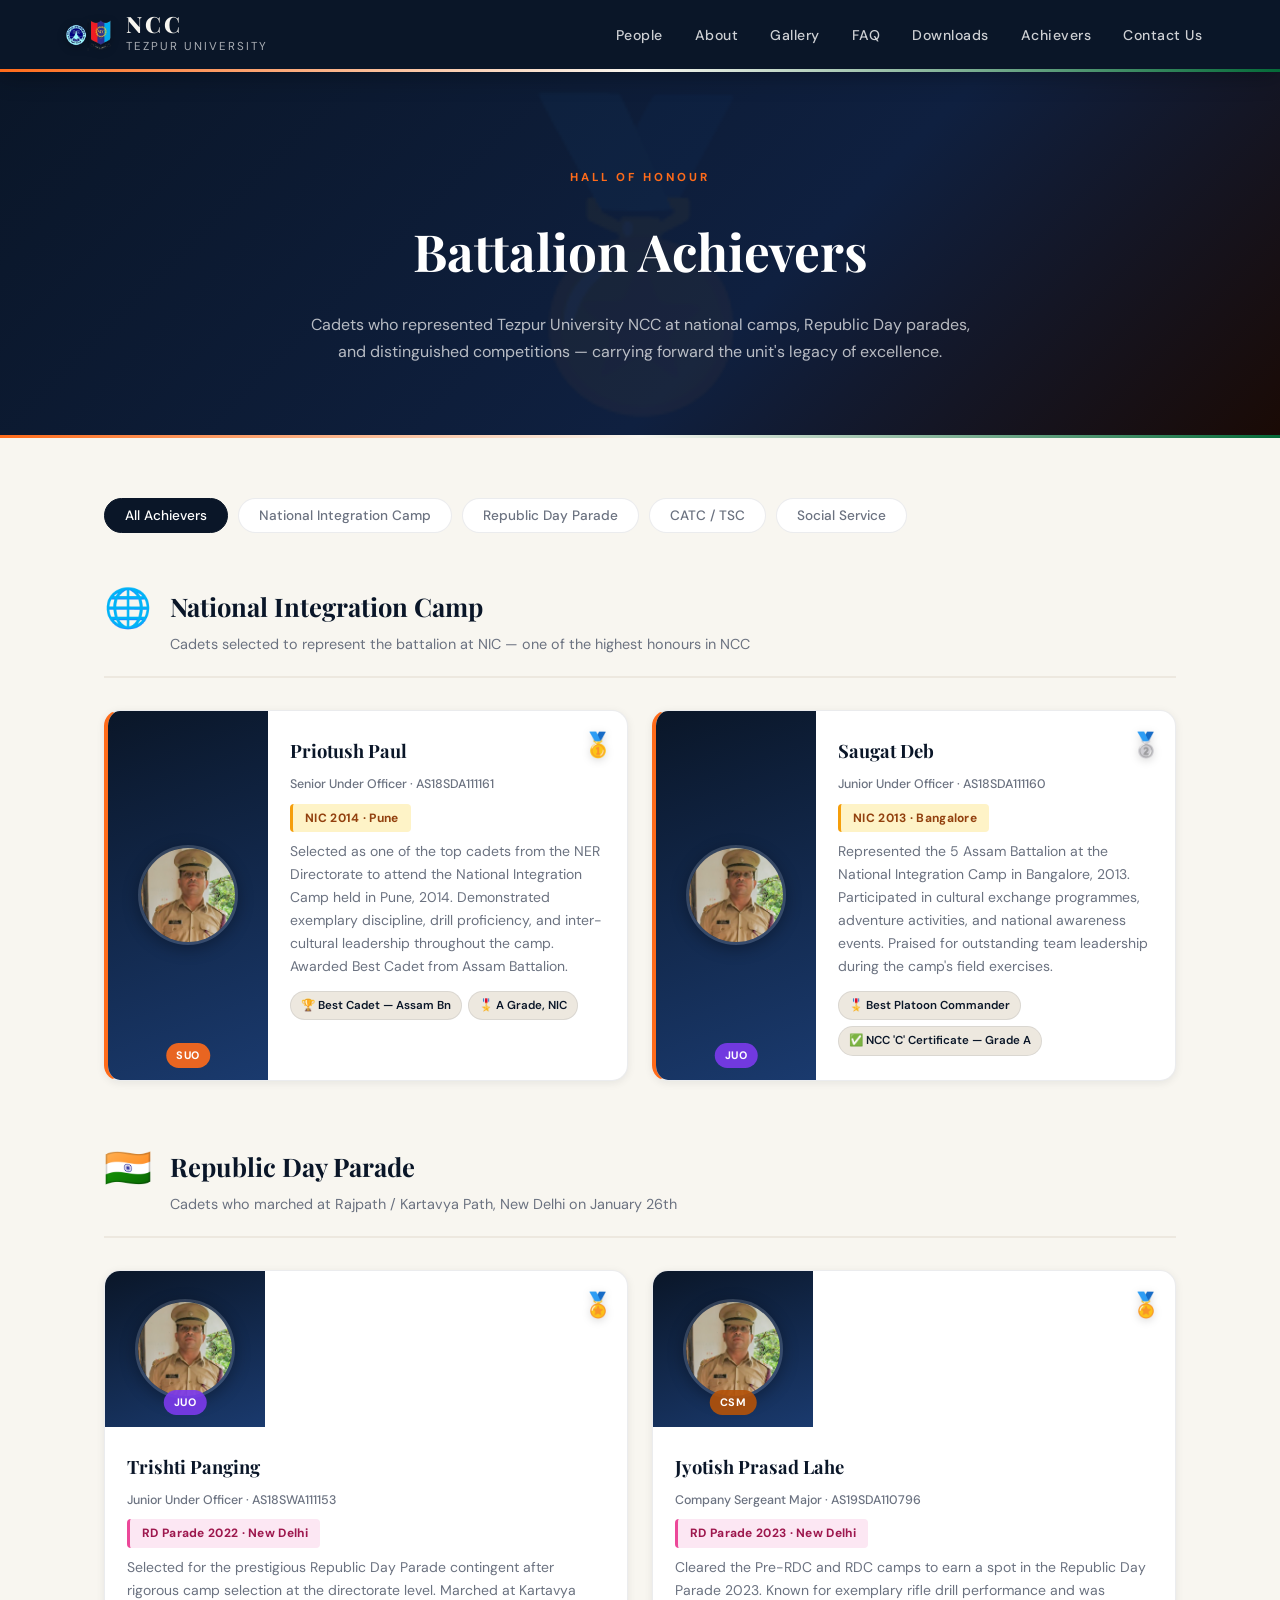
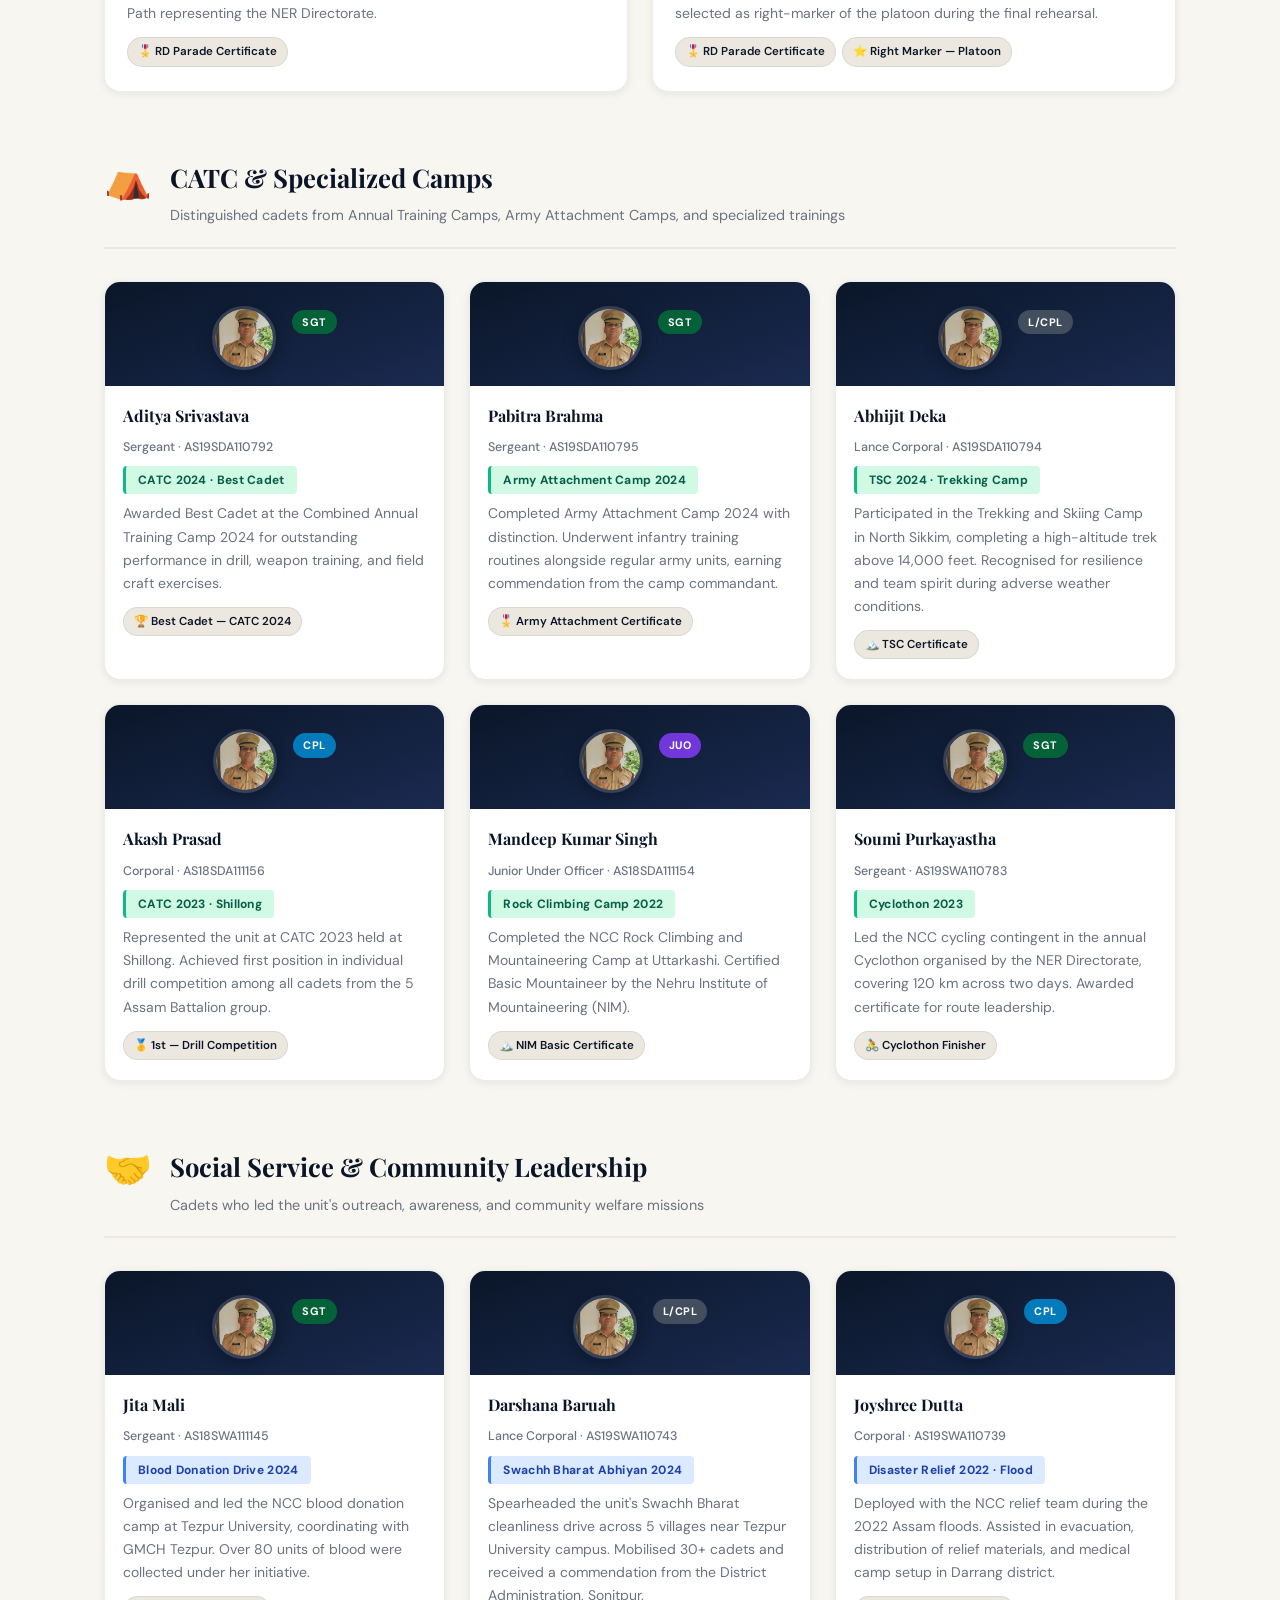
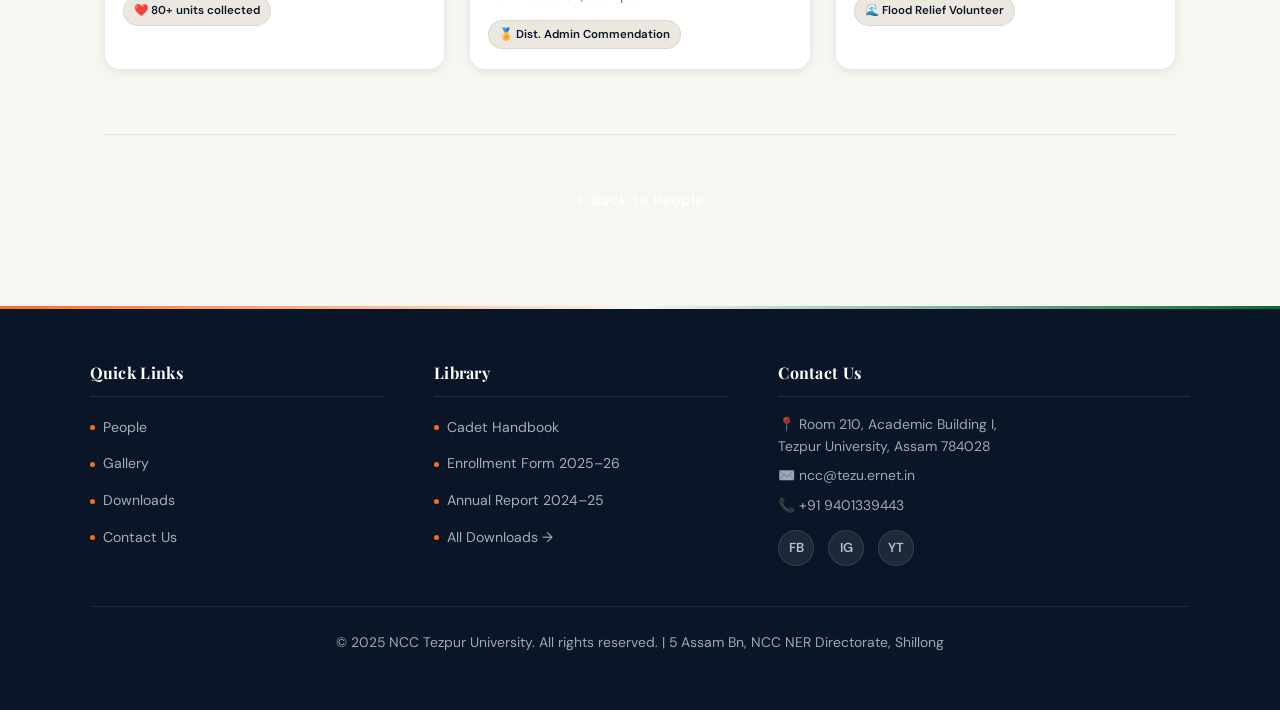
<file: achievers/index.html>
<!DOCTYPE html>
<html lang="en">

<head>
  <meta charset="UTF-8" />
  <meta name="viewport" content="width=device-width, initial-scale=1.0" />
  <title>Battalion Achievers — NCC Tezpur University</title>
  <link rel="stylesheet" href="../CSS/style.css" />
  <link rel="stylesheet" href="../CSS/achievers.css" />
</head>

<body>

  <header id="site-header">
    <a href="../index.html">
      <div class="logo">
        <img src="../res/logo.png" alt="NCC Logo" />
        <div class="logo-text-container">
          <h2>NCC</h2>
          <h3>Tezpur University</h3>
        </div>
      </div>
    </a>
    <nav>
      <ul id="nav-menu">
        <li><a href="../people/index.html">People</a></li>
        <li><a href="../index.html#about">About</a></li>
        <li><a href="../index.html#gallery">Gallery</a></li>
        <li><a href="../index.html#faq-section">FAQ</a></li>
        <li><a href="../downloads/index.html">Downloads</a></li>
        <li><a href="./index.html">Achievers</a></li>
        <li><a href="../contact/index.html">Contact Us</a></li>
      </ul>
      <div class="menu-toggle" id="menu-toggle">&#9776;</div>
    </nav>
  </header>

  <!-- ── HERO ── -->
  <div class="achievers-hero">
    <div class="hero-medal-bg">🏅</div>
    <div class="achievers-hero-content">
      <span class="section-tag">Hall of Honour</span>
      <h1>Battalion Achievers</h1>
      <p>Cadets who represented Tezpur University NCC at national camps, Republic Day parades, and distinguished
        competitions — carrying forward the unit's legacy of excellence.</p>
    </div>
  </div>

  <main class="achievers-main">

    <!-- ── FILTER TABS ── -->
    <div class="achiever-filters">
      <button class="af-tab active" data-filter="all">All Achievers</button>
      <button class="af-tab" data-filter="nic">National Integration Camp</button>
      <button class="af-tab" data-filter="rdp">Republic Day Parade</button>
      <button class="af-tab" data-filter="catc">CATC / TSC</button>
      <button class="af-tab" data-filter="social">Social Service</button>
    </div>

    <!-- ── FEATURED — NIC ACHIEVERS ── -->
    <div class="achiever-section fade-in" data-category="nic">
      <div class="achiever-section-header">
        <div class="achiever-section-icon">🌐</div>
        <div>
          <h2>National Integration Camp</h2>
          <p class="achiever-section-sub">Cadets selected to represent the battalion at NIC — one of the highest honours
            in NCC</p>
        </div>
      </div>

      <div class="achievers-grid">

        <div class="ac-card featured-ac fade-in">
          <div class="ac-medal gold">🥇</div>
          <div class="ac-img-wrap">
            <img src="../res/ANO.jpg" alt="SUO Priotush Paul" />
            <span class="ac-rank-badge suo-badge">SUO</span>
          </div>
          <div class="ac-body">
            <h3>Priotush Paul</h3>
            <p class="ac-rank-line">Senior Under Officer · AS18SDA111161</p>
            <div class="ac-achievement-tag nic-tag">NIC 2014 · Pune</div>
            <p class="ac-desc">Selected as one of the top cadets from the NER Directorate to attend the National
              Integration Camp held in Pune, 2014. Demonstrated exemplary discipline, drill proficiency, and
              inter-cultural leadership throughout the camp. Awarded Best Cadet from Assam Battalion.</p>
            <div class="ac-awards">
              <span class="ac-award-chip">🏆 Best Cadet — Assam Bn</span>
              <span class="ac-award-chip">🎖️ A Grade, NIC</span>
            </div>
          </div>
        </div>

        <div class="ac-card featured-ac fade-in">
          <div class="ac-medal silver">🥈</div>
          <div class="ac-img-wrap">
            <img src="../res/ANO.jpg" alt="JUO Saugat Deb" />
            <span class="ac-rank-badge juo-badge">JUO</span>
          </div>
          <div class="ac-body">
            <h3>Saugat Deb</h3>
            <p class="ac-rank-line">Junior Under Officer · AS18SDA111160</p>
            <div class="ac-achievement-tag nic-tag">NIC 2013 · Bangalore</div>
            <p class="ac-desc">Represented the 5 Assam Battalion at the National Integration Camp in Bangalore, 2013.
              Participated in cultural exchange programmes, adventure activities, and national awareness events. Praised
              for outstanding team leadership during the camp's field exercises.</p>
            <div class="ac-awards">
              <span class="ac-award-chip">🎖️ Best Platoon Commander</span>
              <span class="ac-award-chip">✅ NCC 'C' Certificate — Grade A</span>
            </div>
          </div>
        </div>

      </div>
    </div>

    <!-- ── REPUBLIC DAY PARADE ── -->
    <div class="achiever-section fade-in" data-category="rdp">
      <div class="achiever-section-header">
        <div class="achiever-section-icon">🇮🇳</div>
        <div>
          <h2>Republic Day Parade</h2>
          <p class="achiever-section-sub">Cadets who marched at Rajpath / Kartavya Path, New Delhi on January 26th</p>
        </div>
      </div>

      <div class="achievers-grid">

        <div class="ac-card fade-in">
          <div class="ac-medal gold">🏅</div>
          <div class="ac-img-wrap">
            <img src="../res/ANO.jpg" alt="JUO Trishti Panging" />
            <span class="ac-rank-badge juo-badge">JUO</span>
          </div>
          <div class="ac-body">
            <h3>Trishti Panging</h3>
            <p class="ac-rank-line">Junior Under Officer · AS18SWA111153</p>
            <div class="ac-achievement-tag rdp-tag">RD Parade 2022 · New Delhi</div>
            <p class="ac-desc">Selected for the prestigious Republic Day Parade contingent after rigorous camp selection
              at the directorate level. Marched at Kartavya Path representing the NER Directorate.</p>
            <div class="ac-awards">
              <span class="ac-award-chip">🎖️ RD Parade Certificate</span>
            </div>
          </div>
        </div>

        <div class="ac-card fade-in">
          <div class="ac-medal bronze">🏅</div>
          <div class="ac-img-wrap">
            <img src="../res/ANO.jpg" alt="CSM Jyotish Prasad Lahe" />
            <span class="ac-rank-badge csm-badge">CSM</span>
          </div>
          <div class="ac-body">
            <h3>Jyotish Prasad Lahe</h3>
            <p class="ac-rank-line">Company Sergeant Major · AS19SDA110796</p>
            <div class="ac-achievement-tag rdp-tag">RD Parade 2023 · New Delhi</div>
            <p class="ac-desc">Cleared the Pre-RDC and RDC camps to earn a spot in the Republic Day Parade 2023. Known
              for exemplary rifle drill performance and was selected as right-marker of the platoon during the final
              rehearsal.</p>
            <div class="ac-awards">
              <span class="ac-award-chip">🎖️ RD Parade Certificate</span>
              <span class="ac-award-chip">⭐ Right Marker — Platoon</span>
            </div>
          </div>
        </div>

      </div>
    </div>

    <!-- ── CATC / CAMPS ── -->
    <div class="achiever-section fade-in" data-category="catc">
      <div class="achiever-section-header">
        <div class="achiever-section-icon">⛺</div>
        <div>
          <h2>CATC &amp; Specialized Camps</h2>
          <p class="achiever-section-sub">Distinguished cadets from Annual Training Camps, Army Attachment Camps, and
            specialized trainings</p>
        </div>
      </div>

      <div class="achievers-grid three-col">

        <div class="ac-card ac-compact fade-in">
          <div class="ac-img-wrap small-wrap">
            <img src="../res/ANO.jpg" alt="Sgt Aditya Srivastava" />
            <span class="ac-rank-badge sgt-badge">SGT</span>
          </div>
          <div class="ac-body">
            <h3>Aditya Srivastava</h3>
            <p class="ac-rank-line">Sergeant · AS19SDA110792</p>
            <div class="ac-achievement-tag catc-tag">CATC 2024 · Best Cadet</div>
            <p class="ac-desc">Awarded Best Cadet at the Combined Annual Training Camp 2024 for outstanding performance
              in drill, weapon training, and field craft exercises.</p>
            <div class="ac-awards">
              <span class="ac-award-chip">🏆 Best Cadet — CATC 2024</span>
            </div>
          </div>
        </div>

        <div class="ac-card ac-compact fade-in">
          <div class="ac-img-wrap small-wrap">
            <img src="../res/ANO.jpg" alt="Sgt Pabitra Brahma" />
            <span class="ac-rank-badge sgt-badge">SGT</span>
          </div>
          <div class="ac-body">
            <h3>Pabitra Brahma</h3>
            <p class="ac-rank-line">Sergeant · AS19SDA110795</p>
            <div class="ac-achievement-tag catc-tag">Army Attachment Camp 2024</div>
            <p class="ac-desc">Completed Army Attachment Camp 2024 with distinction. Underwent infantry training
              routines alongside regular army units, earning commendation from the camp commandant.</p>
            <div class="ac-awards">
              <span class="ac-award-chip">🎖️ Army Attachment Certificate</span>
            </div>
          </div>
        </div>

        <div class="ac-card ac-compact fade-in">
          <div class="ac-img-wrap small-wrap">
            <img src="../res/ANO.jpg" alt="LCpl Abhijit Deka" />
            <span class="ac-rank-badge lcpl-badge">L/CPL</span>
          </div>
          <div class="ac-body">
            <h3>Abhijit Deka</h3>
            <p class="ac-rank-line">Lance Corporal · AS19SDA110794</p>
            <div class="ac-achievement-tag catc-tag">TSC 2024 · Trekking Camp</div>
            <p class="ac-desc">Participated in the Trekking and Skiing Camp in North Sikkim, completing a high-altitude
              trek above 14,000 feet. Recognised for resilience and team spirit during adverse weather conditions.</p>
            <div class="ac-awards">
              <span class="ac-award-chip">🏔️ TSC Certificate</span>
            </div>
          </div>
        </div>

        <div class="ac-card ac-compact fade-in">
          <div class="ac-img-wrap small-wrap">
            <img src="../res/ANO.jpg" alt="Cpl Akash Prasad" />
            <span class="ac-rank-badge cpl-badge">CPL</span>
          </div>
          <div class="ac-body">
            <h3>Akash Prasad</h3>
            <p class="ac-rank-line">Corporal · AS18SDA111156</p>
            <div class="ac-achievement-tag catc-tag">CATC 2023 · Shillong</div>
            <p class="ac-desc">Represented the unit at CATC 2023 held at Shillong. Achieved first position in individual
              drill competition among all cadets from the 5 Assam Battalion group.</p>
            <div class="ac-awards">
              <span class="ac-award-chip">🥇 1st — Drill Competition</span>
            </div>
          </div>
        </div>

        <div class="ac-card ac-compact fade-in">
          <div class="ac-img-wrap small-wrap">
            <img src="../res/ANO.jpg" alt="JUO Mandeep Kumar Singh" />
            <span class="ac-rank-badge juo-badge">JUO</span>
          </div>
          <div class="ac-body">
            <h3>Mandeep Kumar Singh</h3>
            <p class="ac-rank-line">Junior Under Officer · AS18SDA111154</p>
            <div class="ac-achievement-tag catc-tag">Rock Climbing Camp 2022</div>
            <p class="ac-desc">Completed the NCC Rock Climbing and Mountaineering Camp at Uttarkashi. Certified Basic
              Mountaineer by the Nehru Institute of Mountaineering (NIM).</p>
            <div class="ac-awards">
              <span class="ac-award-chip">🏔️ NIM Basic Certificate</span>
            </div>
          </div>
        </div>

        <div class="ac-card ac-compact fade-in">
          <div class="ac-img-wrap small-wrap">
            <img src="../res/ANO.jpg" alt="Sgt Soumi Purkayastha" />
            <span class="ac-rank-badge sgt-badge">SGT</span>
          </div>
          <div class="ac-body">
            <h3>Soumi Purkayastha</h3>
            <p class="ac-rank-line">Sergeant · AS19SWA110783</p>
            <div class="ac-achievement-tag catc-tag">Cyclothon 2023</div>
            <p class="ac-desc">Led the NCC cycling contingent in the annual Cyclothon organised by the NER Directorate,
              covering 120 km across two days. Awarded certificate for route leadership.</p>
            <div class="ac-awards">
              <span class="ac-award-chip">🚴 Cyclothon Finisher</span>
            </div>
          </div>
        </div>

      </div>
    </div>

    <!-- ── SOCIAL SERVICE ── -->
    <div class="achiever-section fade-in" data-category="social">
      <div class="achiever-section-header">
        <div class="achiever-section-icon">🤝</div>
        <div>
          <h2>Social Service &amp; Community Leadership</h2>
          <p class="achiever-section-sub">Cadets who led the unit's outreach, awareness, and community welfare missions
          </p>
        </div>
      </div>

      <div class="achievers-grid three-col">

        <div class="ac-card ac-compact fade-in">
          <div class="ac-img-wrap small-wrap">
            <img src="../res/ANO.jpg" alt="Sgt Jita Mali" />
            <span class="ac-rank-badge sgt-badge">SGT</span>
          </div>
          <div class="ac-body">
            <h3>Jita Mali</h3>
            <p class="ac-rank-line">Sergeant · AS18SWA111145</p>
            <div class="ac-achievement-tag social-tag">Blood Donation Drive 2024</div>
            <p class="ac-desc">Organised and led the NCC blood donation camp at Tezpur University, coordinating with
              GMCH Tezpur. Over 80 units of blood were collected under her initiative.</p>
            <div class="ac-awards">
              <span class="ac-award-chip">❤️ 80+ units collected</span>
            </div>
          </div>
        </div>

        <div class="ac-card ac-compact fade-in">
          <div class="ac-img-wrap small-wrap">
            <img src="../res/ANO.jpg" alt="LCpl Darshana Baruah" />
            <span class="ac-rank-badge lcpl-badge">L/CPL</span>
          </div>
          <div class="ac-body">
            <h3>Darshana Baruah</h3>
            <p class="ac-rank-line">Lance Corporal · AS19SWA110743</p>
            <div class="ac-achievement-tag social-tag">Swachh Bharat Abhiyan 2024</div>
            <p class="ac-desc">Spearheaded the unit's Swachh Bharat cleanliness drive across 5 villages near Tezpur
              University campus. Mobilised 30+ cadets and received a commendation from the District Administration,
              Sonitpur.</p>
            <div class="ac-awards">
              <span class="ac-award-chip">🏅 Dist. Admin Commendation</span>
            </div>
          </div>
        </div>

        <div class="ac-card ac-compact fade-in">
          <div class="ac-img-wrap small-wrap">
            <img src="../res/ANO.jpg" alt="Cpl Joyshree Dutta" />
            <span class="ac-rank-badge cpl-badge">CPL</span>
          </div>
          <div class="ac-body">
            <h3>Joyshree Dutta</h3>
            <p class="ac-rank-line">Corporal · AS19SWA110739</p>
            <div class="ac-achievement-tag social-tag">Disaster Relief 2022 · Flood</div>
            <p class="ac-desc">Deployed with the NCC relief team during the 2022 Assam floods. Assisted in evacuation,
              distribution of relief materials, and medical camp setup in Darrang district.</p>
            <div class="ac-awards">
              <span class="ac-award-chip">🌊 Flood Relief Volunteer</span>
            </div>
          </div>
        </div>

      </div>
    </div>

    <!-- ── BACK LINK ── -->
    <div class="achievers-back">
      <a href="../people/index.html" class="btn btn-outline">← Back to People</a>
    </div>

  </main>

  <footer>
    <div class="footer-col">
      <h3>Quick Links</h3>
      <ul>
        <li><a href="../people/index.html">People</a></li>
        <li><a href="../gallery/index.html">Gallery</a></li>
        <li><a href="../downloads/index.html">Downloads</a></li>
        <li><a href="../contact/index.html">Contact Us</a></li>
      </ul>
    </div>
    <div class="footer-col">
      <h3>Library</h3>
      <ul>
        <li><a href="../library/notices/cadet-handbook.pdf" target="_blank">Cadet Handbook</a></li>
        <li><a href="../library/notices/enrollment-form-2025-26.pdf" target="_blank">Enrollment Form 2025&ndash;26</a>
        </li>
        <li><a href="../library/annual-reports/annual-report-2024-25.pdf" target="_blank">Annual Report
            2024&ndash;25</a></li>
        <li><a href="../downloads/index.html">All Downloads &rarr;</a></li>
      </ul>
    </div>
    <div class="footer-col footer-contact">
      <h3>Contact Us</h3>
      <p>&#128205; Room 210, Academic Building I,<br>Tezpur University, Assam 784028</p>
      <p>&#9993;&#65039; ncc@tezu.ernet.in</p>
      <p>&#128222; +91 9401339443</p>
      <div class="social-links">
        <a href="#" title="Facebook">FB</a>
        <a href="#" title="Instagram">IG</a>
        <a href="#" title="YouTube">YT</a>
      </div>
    </div>
    <div class="footer-bottom">
      <p>&copy; 2025 NCC Tezpur University. All rights reserved. | 5 Assam Bn, NCC NER Directorate, Shillong</p>
    </div>
  </footer>

  <script src="../JS/script.js"></script>
  <script src="../JS/achievers.js"></script>
</body>

</html>
</file>
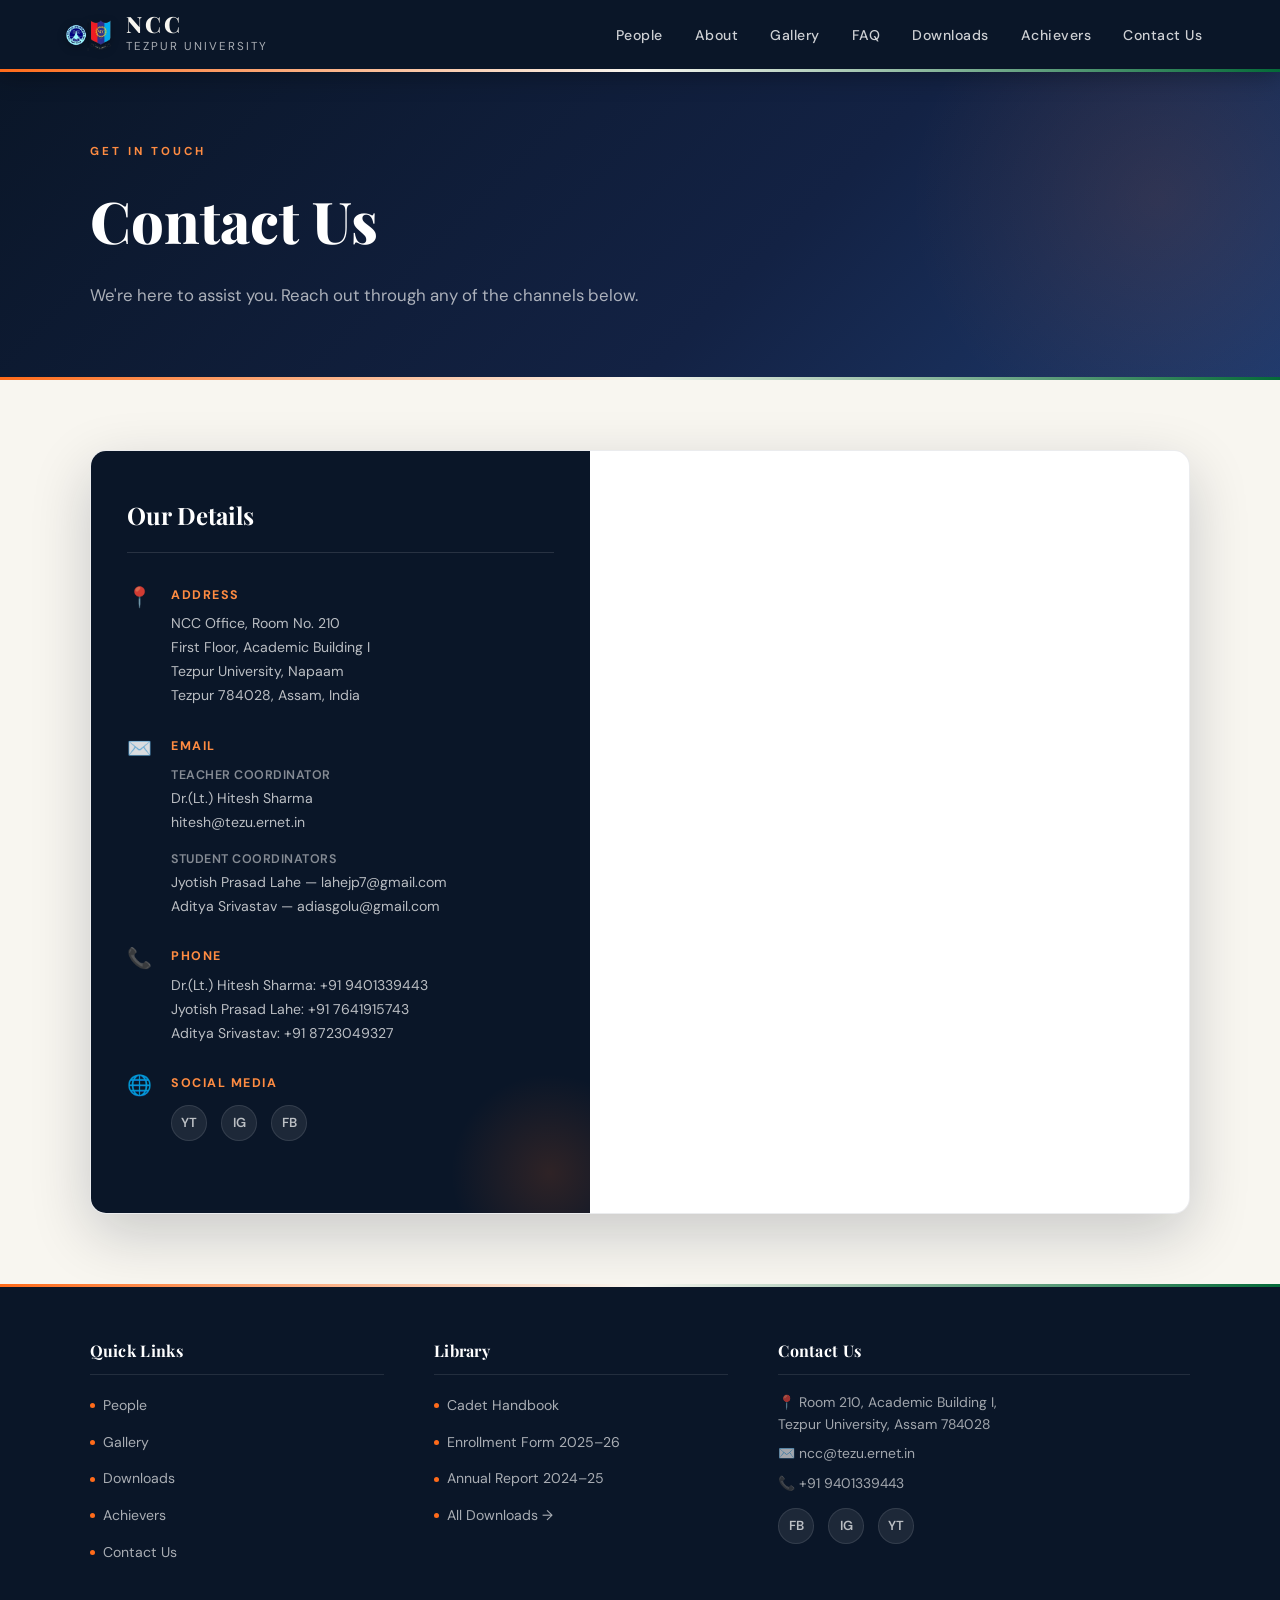
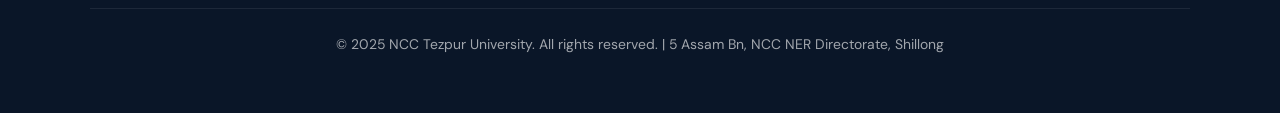
<file: contact/index.html>
<!DOCTYPE html>
<html lang="en">
  <head>
    <meta charset="UTF-8" />
    <meta name="viewport" content="width=device-width, initial-scale=1.0" />
    <title>Contact Us — NCC Tezpur University</title>
    <link rel="stylesheet" href="../CSS/style.css" />
    <link rel="stylesheet" href="../CSS/contact.css" />
  </head>
  <body>
    <header id="site-header">
      <a href="../index.html">
        <div class="logo">
          <img src="../res/logo.png" alt="NCC Logo" />
          <div class="logo-text-container">
            <h2>NCC</h2>
            <h3>Tezpur University</h3>
          </div>
        </div>
      </a>
      <nav>
        <ul id="nav-menu">
          <li><a href="../people/index.html">People</a></li>
          <li><a href="../index.html#about">About</a></li>
          <li><a href="../gallery/index.html">Gallery</a></li>
          <li><a href="../index.html#faq-section">FAQ</a></li>
          <li><a href="../downloads/index.html">Downloads</a></li>
          <li><a href="../achievers/index.html">Achievers</a></li>
          <li><a href="../contact/index.html" class="nav-active">Contact Us</a></li>
        </ul>
        <div class="menu-toggle" id="menu-toggle">&#9776;</div>
      </nav>
    </header>

    <div class="page-hero">
      <div class="page-hero-content">
        <span class="section-tag">Get in Touch</span>
        <h1>Contact Us</h1>
        <p>We're here to assist you. Reach out through any of the channels below.</p>
      </div>
    </div>

    <section class="contact-section">
      <div class="contact-wrapper">

        <div class="contact-info-panel">
          <h3>Our Details</h3>

          <div class="info-item">
            <div class="info-icon">📍</div>
            <div>
              <strong>Address</strong>
              <p>NCC Office, Room No. 210<br />First Floor, Academic Building I<br />Tezpur University, Napaam<br />Tezpur 784028, Assam, India</p>
            </div>
          </div>

          <div class="info-item">
            <div class="info-icon">✉️</div>
            <div>
              <strong>Email</strong>
              <p><span class="info-label">Teacher Coordinator</span><br />
                Dr.(Lt.) Hitesh Sharma<br />
                hitesh@tezu.ernet.in</p>
              <p style="margin-top:12px;"><span class="info-label">Student Coordinators</span><br />
                Jyotish Prasad Lahe — lahejp7@gmail.com<br />
                Aditya Srivastav — adiasgolu@gmail.com</p>
            </div>
          </div>

          <div class="info-item">
            <div class="info-icon">📞</div>
            <div>
              <strong>Phone</strong>
              <p>Dr.(Lt.) Hitesh Sharma: +91 9401339443<br />
                Jyotish Prasad Lahe: +91 7641915743<br />
                Aditya Srivastav: +91 8723049327</p>
            </div>
          </div>

          <div class="info-item">
            <div class="info-icon">🌐</div>
            <div>
              <strong>Social Media</strong>
              <div class="social-links" style="margin-top: 10px;">
                <a href="#" title="YouTube">YT</a>
                <a href="#" title="Instagram">IG</a>
                <a href="#" title="Facebook">FB</a>
              </div>
            </div>
          </div>
        </div>

        <div class="contact-map-panel">
          <iframe
            src="https://www.google.com/maps/embed?pb=!1m18!1m12!1m3!1d891.1003163126945!2d92.8299082695363!3d26.699624996657324!2m3!1f0!2f0!3f0!3m2!1i1024!2i768!4f13.1!3m3!1m2!1s0x3744ebb8f34430f7%3A0xe08e3bf77f2dac47!2sAcademic%20Building%20I%2C%20Napaam%2C%20Parmai%20Gauli%20Gaon%2C%20Tezpur%2C%20Assam%20784028%2C%20India!5e0!3m2!1sen!2sus!4v1743584945517!5m2!1sen!2sus"
            style="border:0; width:100%; height:100%; min-height: 420px;"
            allowfullscreen=""
            loading="lazy"
            referrerpolicy="no-referrer-when-downgrade"
          ></iframe>
        </div>

      </div>
    </section>

        <footer>
      <div class="footer-col">
        <h3>Quick Links</h3>
        <ul>
          <li><a href="../people/index.html">People</a></li>
          <li><a href="../gallery/index.html">Gallery</a></li>
          <li><a href="../downloads/index.html">Downloads</a></li>
          <li><a href="../achievers/index.html">Achievers</a></li>
          <li><a href="../contact/index.html">Contact Us</a></li>
        </ul>
      </div>

      <div class="footer-col">
        <h3>Library</h3>
        <ul>
          <li><a href="../library/notices/cadet-handbook.pdf" target="_blank">Cadet Handbook</a></li>
          <li><a href="../library/notices/enrollment-form-2025-26.pdf" target="_blank">Enrollment Form 2025&ndash;26</a></li>
          <li><a href="../library/annual-reports/annual-report-2024-25.pdf" target="_blank">Annual Report 2024&ndash;25</a></li>
          <li><a href="../downloads/index.html">All Downloads &rarr;</a></li>
        </ul>
      </div>

      <div class="footer-col footer-contact">
        <h3>Contact Us</h3>
        <p>&#128205; Room 210, Academic Building I,<br>Tezpur University, Assam 784028</p>
        <p>&#9993;&#65039; ncc@tezu.ernet.in</p>
        <p>&#128222; +91 9401339443</p>
        <div class="social-links">
          <a href="#" title="Facebook">FB</a>
          <a href="#" title="Instagram">IG</a>
          <a href="#" title="YouTube">YT</a>
        </div>
      </div>

      <div class="footer-bottom">
        <p>&copy; 2025 NCC Tezpur University. All rights reserved. | 5 Assam Bn, NCC NER Directorate, Shillong</p>
      </div>
    </footer>

    <script src="../JS/script.js"></script>
  </body>
</html>
</file>
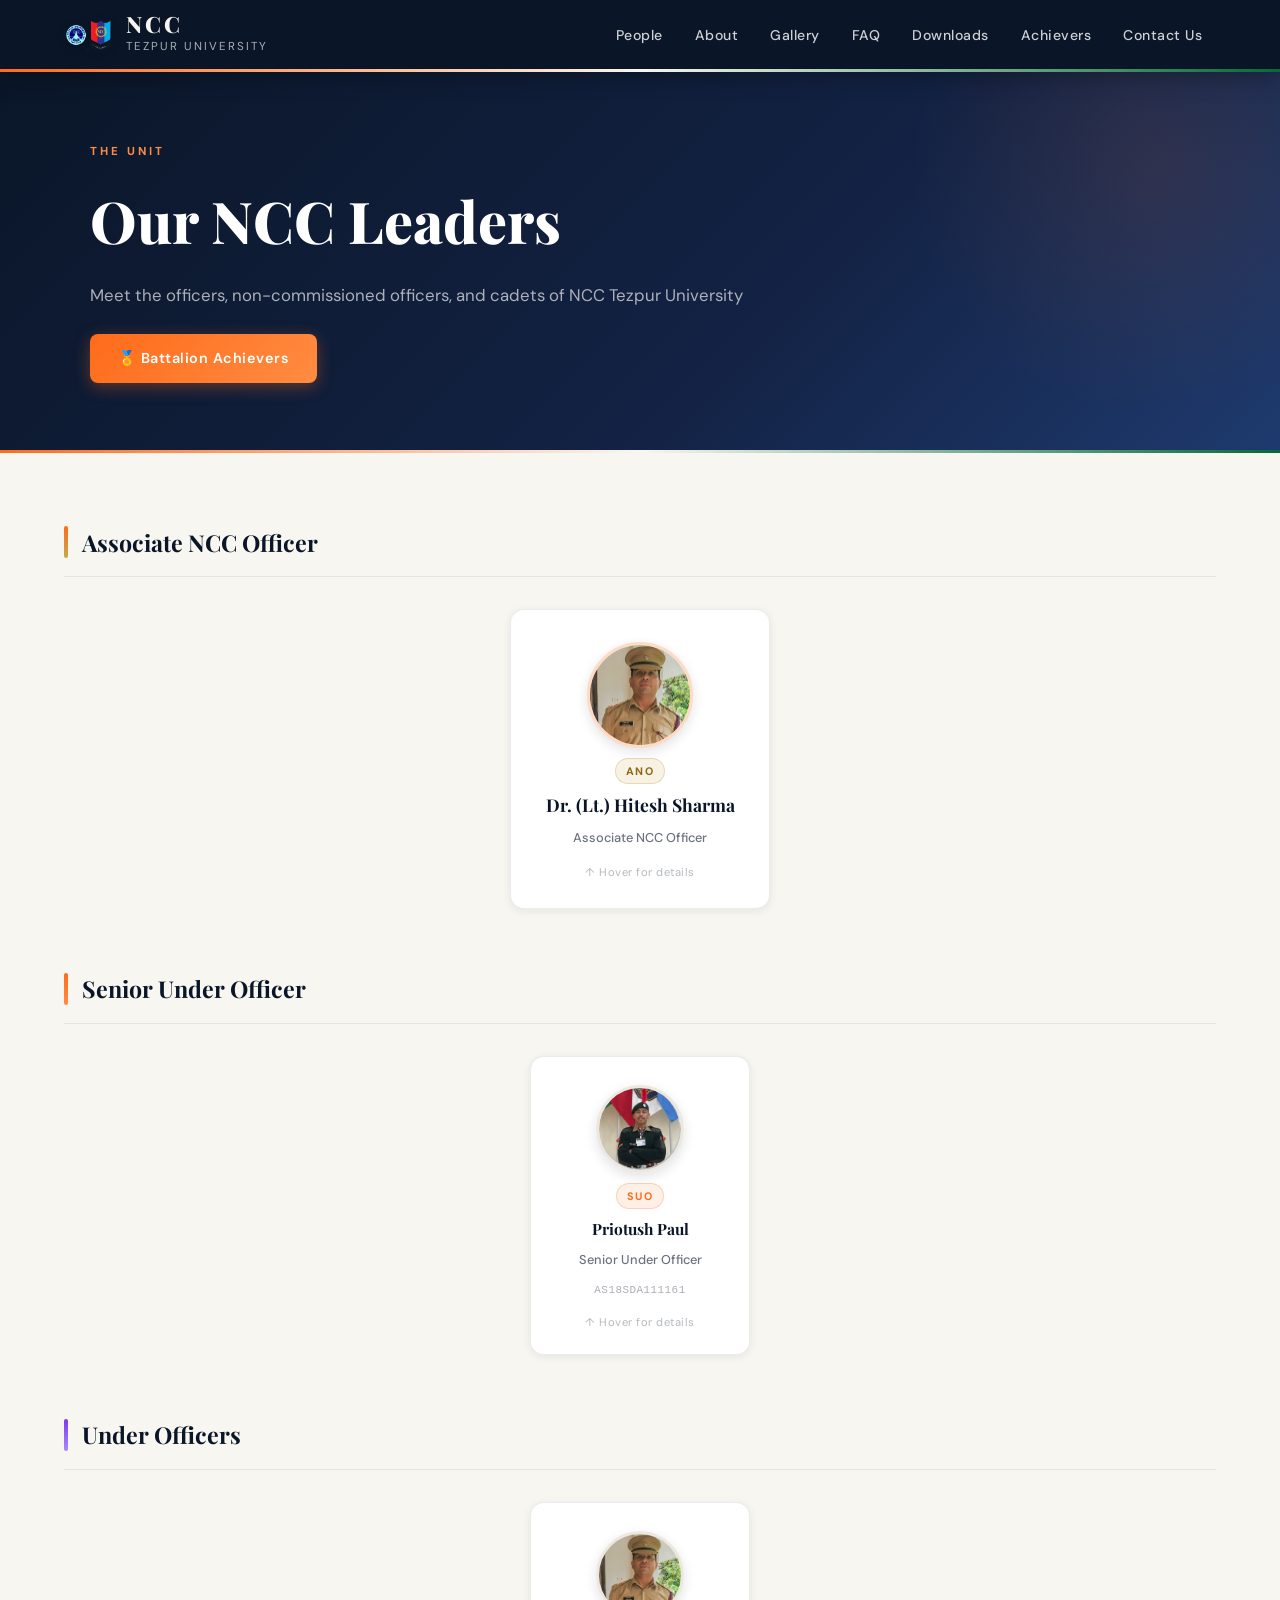
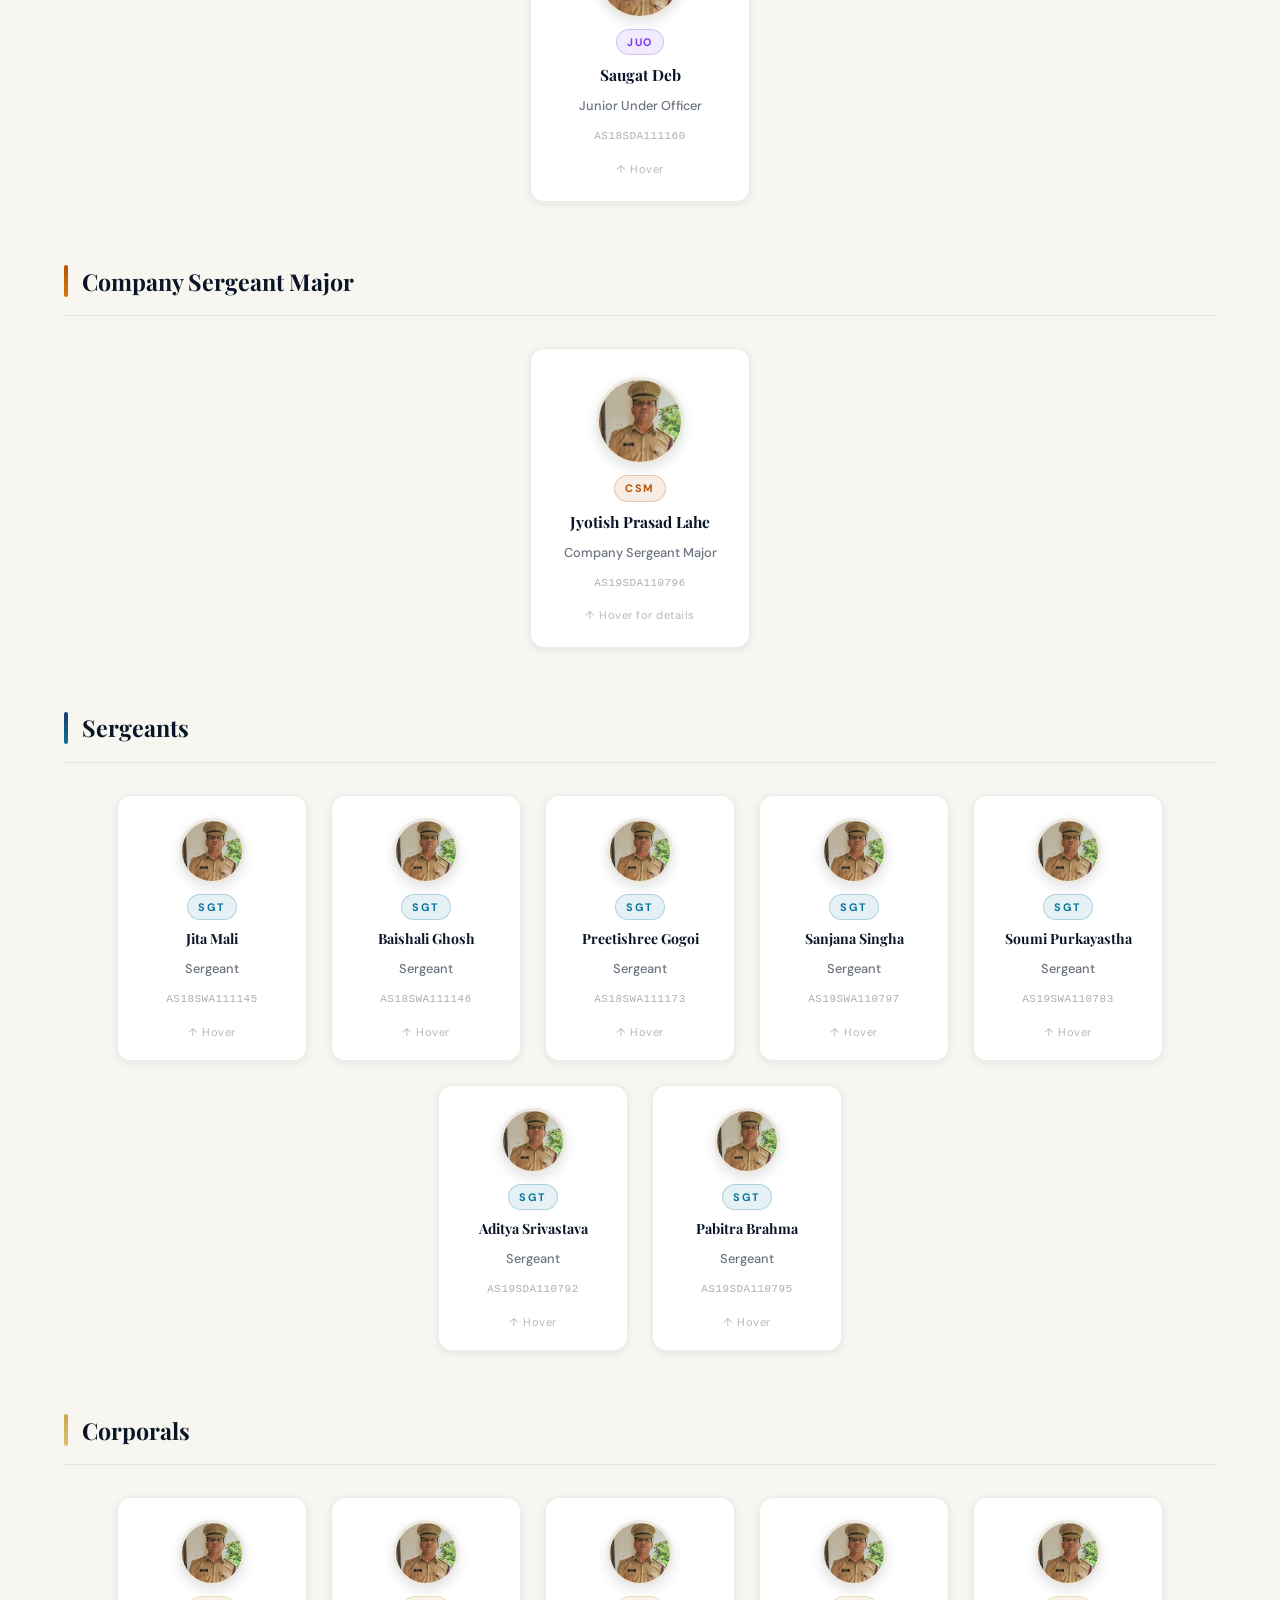
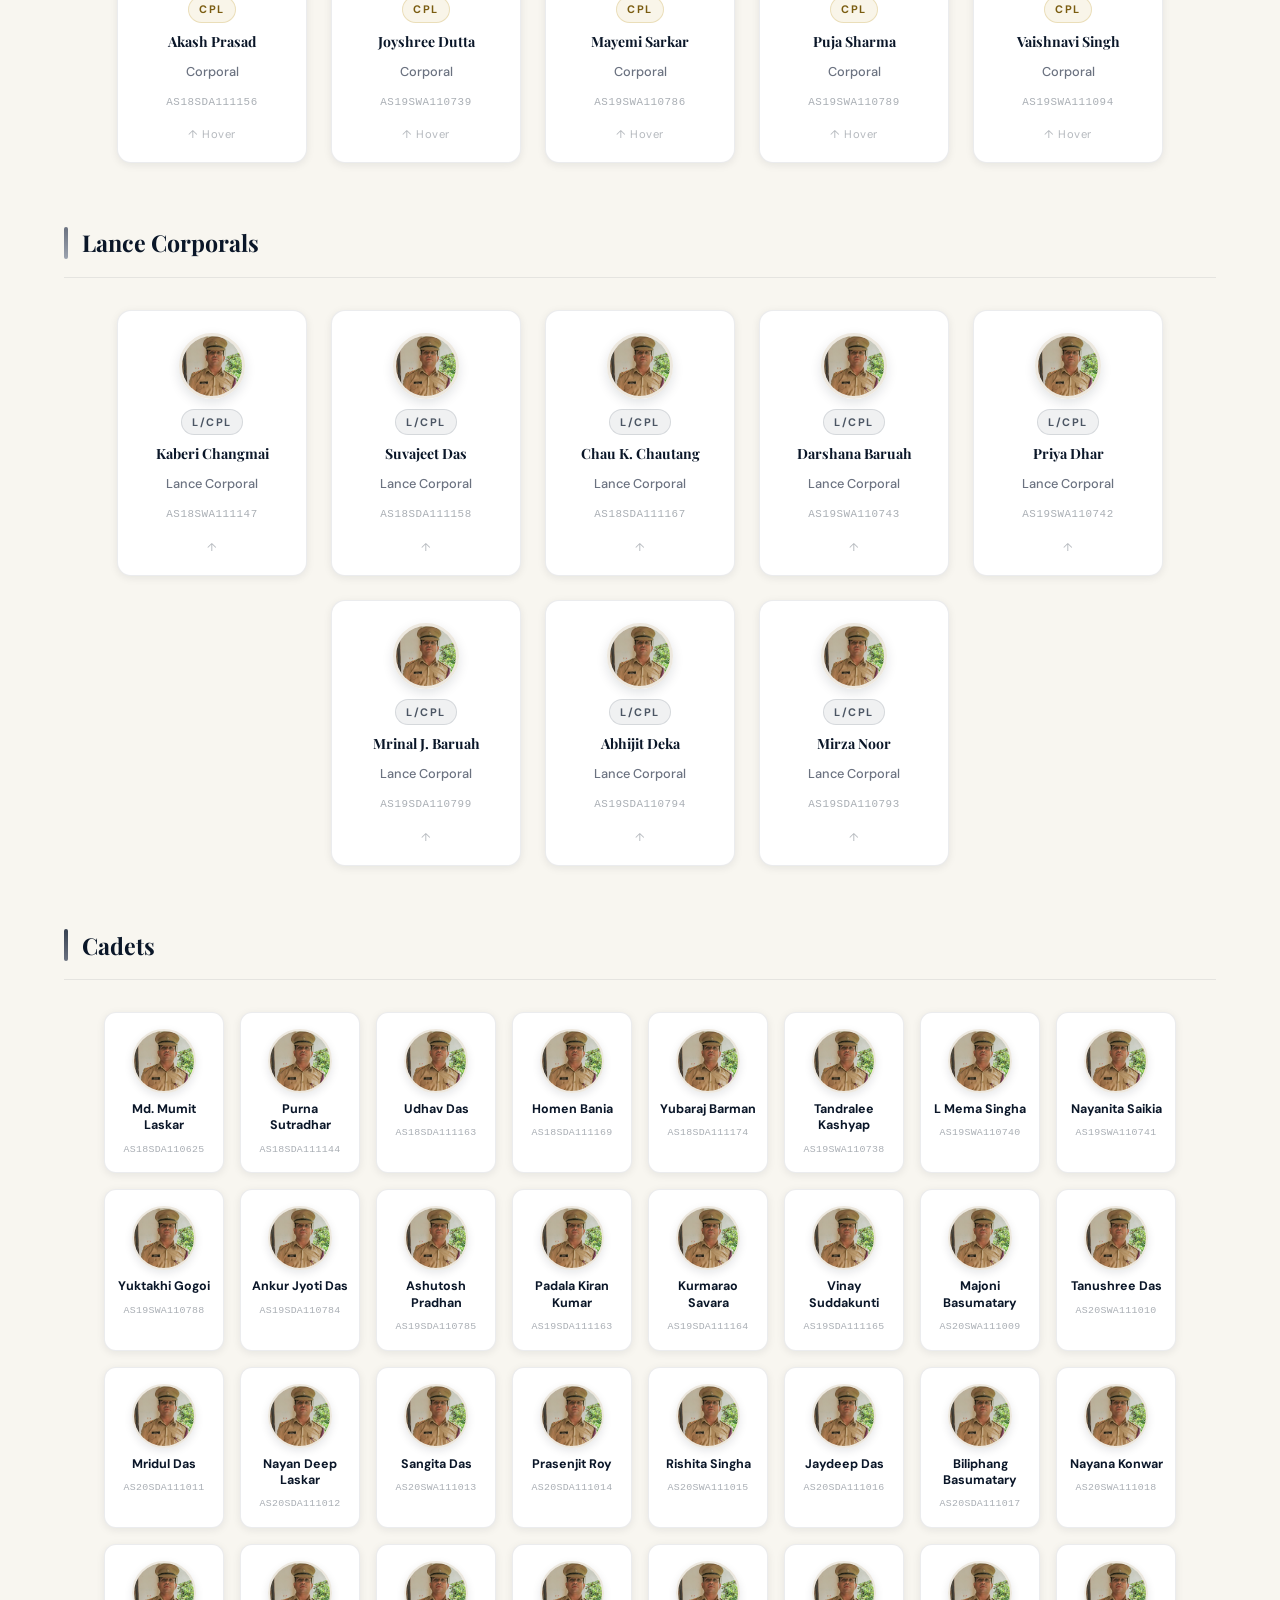
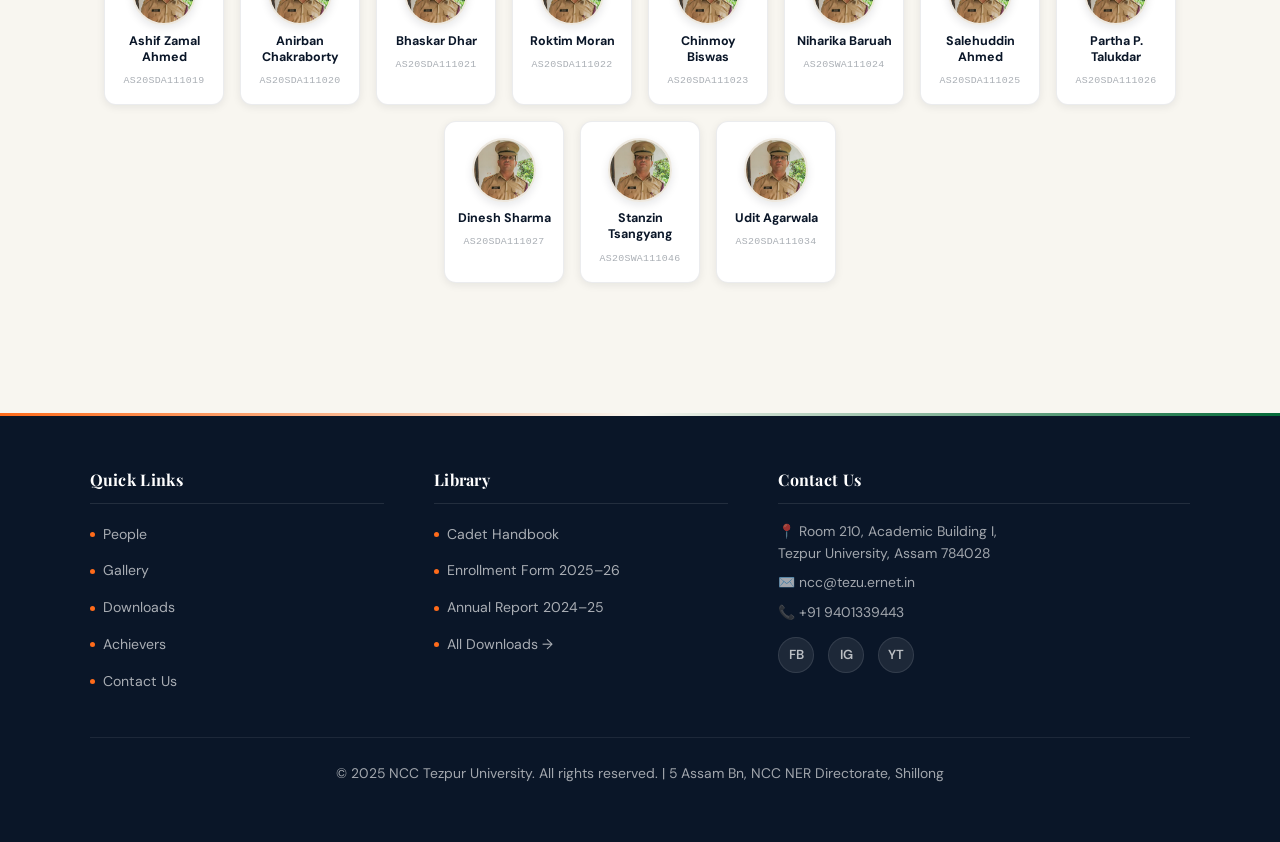
<file: people/index.html>
<!DOCTYPE html>
<html lang="en">

<head>
  <meta charset="UTF-8" />
  <meta name="viewport" content="width=device-width, initial-scale=1.0" />
  <title>People — NCC Tezpur University</title>
  <link rel="stylesheet" href="../CSS/style.css" />
  <link rel="stylesheet" href="../CSS/people.css" />
</head>

<body>

  <header id="site-header">
    <a href="../index.html">
      <div class="logo">
        <img src="../res/logo.png" alt="NCC Logo" />
        <div class="logo-text-container">
          <h2>NCC</h2>
          <h3>Tezpur University</h3>
        </div>
      </div>
    </a>
    <nav>
      <ul id="nav-menu">
        <li><a href="../people/index.html" class="nav-active">People</a></li>
        <li><a href="../index.html#about">About</a></li>
        <li><a href="../gallery/index.html">Gallery</a></li>
        <li><a href="../index.html#faq-section">FAQ</a></li>
        <li><a href="../downloads/index.html">Downloads</a></li>
        <li><a href="../achievers/index.html">Achievers</a></li>
        <li><a href="../contact/index.html">Contact Us</a></li>
      </ul>
      <div class="menu-toggle" id="menu-toggle">&#9776;</div>
    </nav>
  </header>

  <div class="page-hero">
    <div class="page-hero-content">
      <span class="section-tag">The Unit</span>
      <h1>Our NCC Leaders</h1>
      <p>Meet the officers, non-commissioned officers, and cadets of NCC Tezpur University</p>
    </div>
    <div class="page-hero-actions">
      <a href="../achievers/index.html" class="btn">🏅 Battalion Achievers</a>
    </div>
  </div>

  <section id="people">
    <div class="section-wrapper">

      <!-- ── ANO ── -->
      <div class="rank-section fade-in">
        <div class="rank-label">
          <span class="rank-stripe ano-stripe"></span>
          <h2>Associate NCC Officer</h2>
        </div>
        <div class="cards-row">
          <div class="pc-wrap featured-wrap">
            <div class="pc">
              <div class="pc-front">
                <div class="pc-img-ring"><img src="../res/ANO.jpg" alt="Dr. Hitesh Sharma" /></div>
                <span class="pc-rank-tag ano-tag">ANO</span>
                <h3 class="pc-name">Dr. (Lt.) Hitesh Sharma</h3>
                <p class="pc-role">Associate NCC Officer</p>
                <div class="pc-hint">&#8593; Hover for details</div>
              </div>

            </div>
          </div>
        </div>
      </div>

      <!-- ── SUO ── -->
      <div class="rank-section fade-in">
        <div class="rank-label">
          <span class="rank-stripe suo-stripe"></span>
          <h2>Senior Under Officer</h2>
        </div>
        <div class="cards-row">
          <div class="pc-wrap">
            <div class="pc">
              <div class="pc-front">
                <div class="pc-img-ring"><img src="../res/SUO.png" alt="SUO Priotush Paul" /></div>
                <span class="pc-rank-tag suo-tag">SUO</span>
                <h3 class="pc-name">Priotush Paul</h3>
                <p class="pc-role">Senior Under Officer</p>
                <p class="pc-id">AS18SDA111161</p>
                <div class="pc-hint">&#8593; Hover for details</div>
              </div>

            </div>
          </div>
        </div>
      </div>

      <!-- ── JUOs ── -->
      <div class="rank-section fade-in">
        <div class="rank-label">
          <span class="rank-stripe juo-stripe"></span>
          <h2>Under Officers</h2>
        </div>
        <div class="cards-row">


          <div class="pc-wrap">
            <div class="pc">
              <div class="pc-front">
                <div class="pc-img-ring"><img src="../res/ANO.jpg" alt="JUO Saugat Deb" /></div>
                <span class="pc-rank-tag juo-tag">JUO</span>
                <h3 class="pc-name">Saugat Deb</h3>
                <p class="pc-role">Junior Under Officer</p>
                <p class="pc-id">AS18SDA111160</p>
                <div class="pc-hint">&#8593; Hover</div>
              </div>

            </div>
          </div>
        </div>
      </div>

      <!-- ── CSM ── -->
      <div class="rank-section fade-in">
        <div class="rank-label">
          <span class="rank-stripe csm-stripe"></span>
          <h2>Company Sergeant Major</h2>
        </div>
        <div class="cards-row">
          <div class="pc-wrap">
            <div class="pc">
              <div class="pc-front">
                <div class="pc-img-ring"><img src="../res/ANO.jpg" alt="CSM Jyotish Prasad Lahe" /></div>
                <span class="pc-rank-tag csm-tag">CSM</span>
                <h3 class="pc-name">Jyotish Prasad Lahe</h3>
                <p class="pc-role">Company Sergeant Major</p>
                <p class="pc-id">AS19SDA110796</p>
                <div class="pc-hint">&#8593; Hover for details</div>
              </div>

            </div>
          </div>
        </div>
      </div>

      <!-- ── SERGEANTS ── -->
      <div class="rank-section fade-in">
        <div class="rank-label">
          <span class="rank-stripe sgt-stripe"></span>
          <h2>Sergeants</h2>
        </div>
        <div class="cards-row">
          <div class="pc-wrap compact-wrap">
            <div class="pc">
              <div class="pc-front">
                <div class="pc-img-ring small-ring"><img src="../res/ANO.jpg" alt="Sgt Jita Mali" /></div><span
                  class="pc-rank-tag sgt-tag">SGT</span>
                <h3 class="pc-name">Jita Mali</h3>
                <p class="pc-role">Sergeant</p>
                <p class="pc-id">AS18SWA111145</p>
                <div class="pc-hint">&#8593; Hover</div>
              </div>

            </div>
          </div>
          <div class="pc-wrap compact-wrap">
            <div class="pc">
              <div class="pc-front">
                <div class="pc-img-ring small-ring"><img src="../res/ANO.jpg" alt="Sgt Baishali Ghosh" /></div><span
                  class="pc-rank-tag sgt-tag">SGT</span>
                <h3 class="pc-name">Baishali Ghosh</h3>
                <p class="pc-role">Sergeant</p>
                <p class="pc-id">AS18SWA111146</p>
                <div class="pc-hint">&#8593; Hover</div>
              </div>

            </div>
          </div>
          <div class="pc-wrap compact-wrap">
            <div class="pc">
              <div class="pc-front">
                <div class="pc-img-ring small-ring"><img src="../res/ANO.jpg" alt="Sgt Preetishree Gogoi" /></div><span
                  class="pc-rank-tag sgt-tag">SGT</span>
                <h3 class="pc-name">Preetishree Gogoi</h3>
                <p class="pc-role">Sergeant</p>
                <p class="pc-id">AS18SWA111173</p>
                <div class="pc-hint">&#8593; Hover</div>
              </div>

            </div>
          </div>
          <div class="pc-wrap compact-wrap">
            <div class="pc">
              <div class="pc-front">
                <div class="pc-img-ring small-ring"><img src="../res/ANO.jpg" alt="Sgt Sanjana Singha" /></div><span
                  class="pc-rank-tag sgt-tag">SGT</span>
                <h3 class="pc-name">Sanjana Singha</h3>
                <p class="pc-role">Sergeant</p>
                <p class="pc-id">AS19SWA110797</p>
                <div class="pc-hint">&#8593; Hover</div>
              </div>

            </div>
          </div>
          <div class="pc-wrap compact-wrap">
            <div class="pc">
              <div class="pc-front">
                <div class="pc-img-ring small-ring"><img src="../res/ANO.jpg" alt="Sgt Soumi Purkayastha" /></div><span
                  class="pc-rank-tag sgt-tag">SGT</span>
                <h3 class="pc-name">Soumi Purkayastha</h3>
                <p class="pc-role">Sergeant</p>
                <p class="pc-id">AS19SWA110783</p>
                <div class="pc-hint">&#8593; Hover</div>
              </div>

            </div>
          </div>
          <div class="pc-wrap compact-wrap">
            <div class="pc">
              <div class="pc-front">
                <div class="pc-img-ring small-ring"><img src="../res/ANO.jpg" alt="Sgt Aditya Srivastava" /></div><span
                  class="pc-rank-tag sgt-tag">SGT</span>
                <h3 class="pc-name">Aditya Srivastava</h3>
                <p class="pc-role">Sergeant</p>
                <p class="pc-id">AS19SDA110792</p>
                <div class="pc-hint">&#8593; Hover</div>
              </div>

            </div>
          </div>
          <div class="pc-wrap compact-wrap">
            <div class="pc">
              <div class="pc-front">
                <div class="pc-img-ring small-ring"><img src="../res/ANO.jpg" alt="Sgt Pabitra Brahma" /></div><span
                  class="pc-rank-tag sgt-tag">SGT</span>
                <h3 class="pc-name">Pabitra Brahma</h3>
                <p class="pc-role">Sergeant</p>
                <p class="pc-id">AS19SDA110795</p>
                <div class="pc-hint">&#8593; Hover</div>
              </div>

            </div>
          </div>
        </div>
      </div>

      <!-- ── CORPORALS ── -->
      <div class="rank-section fade-in">
        <div class="rank-label">
          <span class="rank-stripe cpl-stripe"></span>
          <h2>Corporals</h2>
        </div>
        <div class="cards-row">
          <div class="pc-wrap compact-wrap">
            <div class="pc">
              <div class="pc-front">
                <div class="pc-img-ring small-ring"><img src="../res/ANO.jpg" alt="Cpl Akash Prasad" /></div><span
                  class="pc-rank-tag cpl-tag">CPL</span>
                <h3 class="pc-name">Akash Prasad</h3>
                <p class="pc-role">Corporal</p>
                <p class="pc-id">AS18SDA111156</p>
                <div class="pc-hint">&#8593; Hover</div>
              </div>

            </div>
          </div>
          <div class="pc-wrap compact-wrap">
            <div class="pc">
              <div class="pc-front">
                <div class="pc-img-ring small-ring"><img src="../res/ANO.jpg" alt="Cpl Joyshree Dutta" /></div><span
                  class="pc-rank-tag cpl-tag">CPL</span>
                <h3 class="pc-name">Joyshree Dutta</h3>
                <p class="pc-role">Corporal</p>
                <p class="pc-id">AS19SWA110739</p>
                <div class="pc-hint">&#8593; Hover</div>
              </div>

            </div>
          </div>
          <div class="pc-wrap compact-wrap">
            <div class="pc">
              <div class="pc-front">
                <div class="pc-img-ring small-ring"><img src="../res/ANO.jpg" alt="Cpl Mayemi Sarkar" /></div><span
                  class="pc-rank-tag cpl-tag">CPL</span>
                <h3 class="pc-name">Mayemi Sarkar</h3>
                <p class="pc-role">Corporal</p>
                <p class="pc-id">AS19SWA110786</p>
                <div class="pc-hint">&#8593; Hover</div>
              </div>

            </div>
          </div>
          <div class="pc-wrap compact-wrap">
            <div class="pc">
              <div class="pc-front">
                <div class="pc-img-ring small-ring"><img src="../res/ANO.jpg" alt="Cpl Puja Sharma" /></div><span
                  class="pc-rank-tag cpl-tag">CPL</span>
                <h3 class="pc-name">Puja Sharma</h3>
                <p class="pc-role">Corporal</p>
                <p class="pc-id">AS19SWA110789</p>
                <div class="pc-hint">&#8593; Hover</div>
              </div>

            </div>
          </div>
          <div class="pc-wrap compact-wrap">
            <div class="pc">
              <div class="pc-front">
                <div class="pc-img-ring small-ring"><img src="../res/ANO.jpg" alt="Cpl Vaishnavi Singh" /></div><span
                  class="pc-rank-tag cpl-tag">CPL</span>
                <h3 class="pc-name">Vaishnavi Singh</h3>
                <p class="pc-role">Corporal</p>
                <p class="pc-id">AS19SWA111094</p>
                <div class="pc-hint">&#8593; Hover</div>
              </div>

            </div>
          </div>
        </div>
      </div>

      <!-- ── LANCE CORPORALS ── -->
      <div class="rank-section fade-in">
        <div class="rank-label">
          <span class="rank-stripe lcpl-stripe"></span>
          <h2>Lance Corporals</h2>
        </div>
        <div class="cards-row">
          <div class="pc-wrap compact-wrap">
            <div class="pc">
              <div class="pc-front">
                <div class="pc-img-ring small-ring"><img src="../res/ANO.jpg" alt="LCpl Kaberi Changmai" /></div><span
                  class="pc-rank-tag lcpl-tag">L/CPL</span>
                <h3 class="pc-name">Kaberi Changmai</h3>
                <p class="pc-role">Lance Corporal</p>
                <p class="pc-id">AS18SWA111147</p>
                <div class="pc-hint">&#8593;</div>
              </div>

            </div>
          </div>
          <div class="pc-wrap compact-wrap">
            <div class="pc">
              <div class="pc-front">
                <div class="pc-img-ring small-ring"><img src="../res/ANO.jpg" alt="LCpl Suvajeet Das" /></div><span
                  class="pc-rank-tag lcpl-tag">L/CPL</span>
                <h3 class="pc-name">Suvajeet Das</h3>
                <p class="pc-role">Lance Corporal</p>
                <p class="pc-id">AS18SDA111158</p>
                <div class="pc-hint">&#8593;</div>
              </div>

            </div>
          </div>
          <div class="pc-wrap compact-wrap">
            <div class="pc">
              <div class="pc-front">
                <div class="pc-img-ring small-ring"><img src="../res/ANO.jpg" alt="LCpl Chau Kingtana Chautang" /></div>
                <span class="pc-rank-tag lcpl-tag">L/CPL</span>
                <h3 class="pc-name">Chau K. Chautang</h3>
                <p class="pc-role">Lance Corporal</p>
                <p class="pc-id">AS18SDA111167</p>
                <div class="pc-hint">&#8593;</div>
              </div>

            </div>
          </div>
          <div class="pc-wrap compact-wrap">
            <div class="pc">
              <div class="pc-front">
                <div class="pc-img-ring small-ring"><img src="../res/ANO.jpg" alt="LCpl Darshana Baruah" /></div><span
                  class="pc-rank-tag lcpl-tag">L/CPL</span>
                <h3 class="pc-name">Darshana Baruah</h3>
                <p class="pc-role">Lance Corporal</p>
                <p class="pc-id">AS19SWA110743</p>
                <div class="pc-hint">&#8593;</div>
              </div>

            </div>
          </div>
          <div class="pc-wrap compact-wrap">
            <div class="pc">
              <div class="pc-front">
                <div class="pc-img-ring small-ring"><img src="../res/ANO.jpg" alt="LCpl Priya Dhar" /></div><span
                  class="pc-rank-tag lcpl-tag">L/CPL</span>
                <h3 class="pc-name">Priya Dhar</h3>
                <p class="pc-role">Lance Corporal</p>
                <p class="pc-id">AS19SWA110742</p>
                <div class="pc-hint">&#8593;</div>
              </div>

            </div>
          </div>
          <div class="pc-wrap compact-wrap">
            <div class="pc">
              <div class="pc-front">
                <div class="pc-img-ring small-ring"><img src="../res/ANO.jpg" alt="LCpl Mrinal Jyoti Baruah" /></div>
                <span class="pc-rank-tag lcpl-tag">L/CPL</span>
                <h3 class="pc-name">Mrinal J. Baruah</h3>
                <p class="pc-role">Lance Corporal</p>
                <p class="pc-id">AS19SDA110799</p>
                <div class="pc-hint">&#8593;</div>
              </div>

            </div>
          </div>
          <div class="pc-wrap compact-wrap">
            <div class="pc">
              <div class="pc-front">
                <div class="pc-img-ring small-ring"><img src="../res/ANO.jpg" alt="LCpl Abhijit Deka" /></div><span
                  class="pc-rank-tag lcpl-tag">L/CPL</span>
                <h3 class="pc-name">Abhijit Deka</h3>
                <p class="pc-role">Lance Corporal</p>
                <p class="pc-id">AS19SDA110794</p>
                <div class="pc-hint">&#8593;</div>
              </div>

            </div>
          </div>
          <div class="pc-wrap compact-wrap">
            <div class="pc">
              <div class="pc-front">
                <div class="pc-img-ring small-ring"><img src="../res/ANO.jpg" alt="LCpl Mirza Noor" /></div><span
                  class="pc-rank-tag lcpl-tag">L/CPL</span>
                <h3 class="pc-name">Mirza Noor</h3>
                <p class="pc-role">Lance Corporal</p>
                <p class="pc-id">AS19SDA110793</p>
                <div class="pc-hint">&#8593;</div>
              </div>

            </div>
          </div>
        </div>
      </div>

      <!-- ── CADETS ── -->
      <div class="rank-section fade-in">
        <div class="rank-label">
          <span class="rank-stripe cdt-stripe"></span>
          <h2>Cadets</h2>
        </div>
        <div class="cards-row cadets-row">
          <!-- Batch AS18 / AS19 -->
          <div class="cdt-card">
            <div class="cdt-img"><img src="../res/ANO.jpg" alt="Cdt Md. Mumit Laskar" /></div>
            <p class="cdt-name">Md. Mumit Laskar</p>
            <p class="cdt-id">AS18SDA110625</p>
          </div>
          <div class="cdt-card">
            <div class="cdt-img"><img src="../res/ANO.jpg" alt="Cdt Purna Sutradhar" /></div>
            <p class="cdt-name">Purna Sutradhar</p>
            <p class="cdt-id">AS18SDA111144</p>
          </div>
          <div class="cdt-card">
            <div class="cdt-img"><img src="../res/ANO.jpg" alt="Cdt Udhav Das" /></div>
            <p class="cdt-name">Udhav Das</p>
            <p class="cdt-id">AS18SDA111163</p>
          </div>
          <div class="cdt-card">
            <div class="cdt-img"><img src="../res/ANO.jpg" alt="Cdt Homen Bania" /></div>
            <p class="cdt-name">Homen Bania</p>
            <p class="cdt-id">AS18SDA111169</p>
          </div>
          <div class="cdt-card">
            <div class="cdt-img"><img src="../res/ANO.jpg" alt="Cdt Yubaraj Barman" /></div>
            <p class="cdt-name">Yubaraj Barman</p>
            <p class="cdt-id">AS18SDA111174</p>
          </div>
          <div class="cdt-card">
            <div class="cdt-img"><img src="../res/ANO.jpg" alt="Cdt Tandralee Kashyap" /></div>
            <p class="cdt-name">Tandralee Kashyap</p>
            <p class="cdt-id">AS19SWA110738</p>
          </div>
          <div class="cdt-card">
            <div class="cdt-img"><img src="../res/ANO.jpg" alt="Cdt L Mema Singha" /></div>
            <p class="cdt-name">L Mema Singha</p>
            <p class="cdt-id">AS19SWA110740</p>
          </div>
          <div class="cdt-card">
            <div class="cdt-img"><img src="../res/ANO.jpg" alt="Cdt Nayanita Saikia" /></div>
            <p class="cdt-name">Nayanita Saikia</p>
            <p class="cdt-id">AS19SWA110741</p>
          </div>
          <div class="cdt-card">
            <div class="cdt-img"><img src="../res/ANO.jpg" alt="Cdt Yuktakhi Gogoi" /></div>
            <p class="cdt-name">Yuktakhi Gogoi</p>
            <p class="cdt-id">AS19SWA110788</p>
          </div>
          <div class="cdt-card">
            <div class="cdt-img"><img src="../res/ANO.jpg" alt="Cdt Ankur Jyoti Das" /></div>
            <p class="cdt-name">Ankur Jyoti Das</p>
            <p class="cdt-id">AS19SDA110784</p>
          </div>
          <div class="cdt-card">
            <div class="cdt-img"><img src="../res/ANO.jpg" alt="Cdt Ashutosh Pradhan" /></div>
            <p class="cdt-name">Ashutosh Pradhan</p>
            <p class="cdt-id">AS19SDA110785</p>
          </div>
          <div class="cdt-card">
            <div class="cdt-img"><img src="../res/ANO.jpg" alt="Cdt Padala Kiran Kumar" /></div>
            <p class="cdt-name">Padala Kiran Kumar</p>
            <p class="cdt-id">AS19SDA111163</p>
          </div>
          <div class="cdt-card">
            <div class="cdt-img"><img src="../res/ANO.jpg" alt="Cdt Kurmarao Savara" /></div>
            <p class="cdt-name">Kurmarao Savara</p>
            <p class="cdt-id">AS19SDA111164</p>
          </div>
          <div class="cdt-card">
            <div class="cdt-img"><img src="../res/ANO.jpg" alt="Cdt Vinay Suddakunti" /></div>
            <p class="cdt-name">Vinay Suddakunti</p>
            <p class="cdt-id">AS19SDA111165</p>
          </div>
          <!-- Batch AS20 -->
          <div class="cdt-card">
            <div class="cdt-img"><img src="../res/ANO.jpg" alt="Cdt Majoni Basumatary" /></div>
            <p class="cdt-name">Majoni Basumatary</p>
            <p class="cdt-id">AS20SWA111009</p>
          </div>
          <div class="cdt-card">
            <div class="cdt-img"><img src="../res/ANO.jpg" alt="Cdt Tanushree Das" /></div>
            <p class="cdt-name">Tanushree Das</p>
            <p class="cdt-id">AS20SWA111010</p>
          </div>
          <div class="cdt-card">
            <div class="cdt-img"><img src="../res/ANO.jpg" alt="Cdt Mridul Das" /></div>
            <p class="cdt-name">Mridul Das</p>
            <p class="cdt-id">AS20SDA111011</p>
          </div>
          <div class="cdt-card">
            <div class="cdt-img"><img src="../res/ANO.jpg" alt="Cdt Nayan Deep Laskar" /></div>
            <p class="cdt-name">Nayan Deep Laskar</p>
            <p class="cdt-id">AS20SDA111012</p>
          </div>
          <div class="cdt-card">
            <div class="cdt-img"><img src="../res/ANO.jpg" alt="Cdt Sangita Das" /></div>
            <p class="cdt-name">Sangita Das</p>
            <p class="cdt-id">AS20SWA111013</p>
          </div>
          <div class="cdt-card">
            <div class="cdt-img"><img src="../res/ANO.jpg" alt="Cdt Prasenjit Roy" /></div>
            <p class="cdt-name">Prasenjit Roy</p>
            <p class="cdt-id">AS20SDA111014</p>
          </div>
          <div class="cdt-card">
            <div class="cdt-img"><img src="../res/ANO.jpg" alt="Cdt Rishita Singha" /></div>
            <p class="cdt-name">Rishita Singha</p>
            <p class="cdt-id">AS20SWA111015</p>
          </div>
          <div class="cdt-card">
            <div class="cdt-img"><img src="../res/ANO.jpg" alt="Cdt Jaydeep Das" /></div>
            <p class="cdt-name">Jaydeep Das</p>
            <p class="cdt-id">AS20SDA111016</p>
          </div>
          <div class="cdt-card">
            <div class="cdt-img"><img src="../res/ANO.jpg" alt="Cdt Biliphang Basumatary" /></div>
            <p class="cdt-name">Biliphang Basumatary</p>
            <p class="cdt-id">AS20SDA111017</p>
          </div>
          <div class="cdt-card">
            <div class="cdt-img"><img src="../res/ANO.jpg" alt="Cdt Nayana Konwar" /></div>
            <p class="cdt-name">Nayana Konwar</p>
            <p class="cdt-id">AS20SWA111018</p>
          </div>
          <div class="cdt-card">
            <div class="cdt-img"><img src="../res/ANO.jpg" alt="Cdt Ashif Zamal Ahmed" /></div>
            <p class="cdt-name">Ashif Zamal Ahmed</p>
            <p class="cdt-id">AS20SDA111019</p>
          </div>
          <div class="cdt-card">
            <div class="cdt-img"><img src="../res/ANO.jpg" alt="Cdt Anirban Chakraborty" /></div>
            <p class="cdt-name">Anirban Chakraborty</p>
            <p class="cdt-id">AS20SDA111020</p>
          </div>
          <div class="cdt-card">
            <div class="cdt-img"><img src="../res/ANO.jpg" alt="Cdt Bhaskar Dhar" /></div>
            <p class="cdt-name">Bhaskar Dhar</p>
            <p class="cdt-id">AS20SDA111021</p>
          </div>
          <div class="cdt-card">
            <div class="cdt-img"><img src="../res/ANO.jpg" alt="Cdt Roktim Moran" /></div>
            <p class="cdt-name">Roktim Moran</p>
            <p class="cdt-id">AS20SDA111022</p>
          </div>
          <div class="cdt-card">
            <div class="cdt-img"><img src="../res/ANO.jpg" alt="Cdt Chinmoy Biswas" /></div>
            <p class="cdt-name">Chinmoy Biswas</p>
            <p class="cdt-id">AS20SDA111023</p>
          </div>
          <div class="cdt-card">
            <div class="cdt-img"><img src="../res/ANO.jpg" alt="Cdt Niharika Baruah" /></div>
            <p class="cdt-name">Niharika Baruah</p>
            <p class="cdt-id">AS20SWA111024</p>
          </div>
          <div class="cdt-card">
            <div class="cdt-img"><img src="../res/ANO.jpg" alt="Cdt Salehuddin Ahmed" /></div>
            <p class="cdt-name">Salehuddin Ahmed</p>
            <p class="cdt-id">AS20SDA111025</p>
          </div>
          <div class="cdt-card">
            <div class="cdt-img"><img src="../res/ANO.jpg" alt="Cdt Partha Pratim Talukdar" /></div>
            <p class="cdt-name">Partha P. Talukdar</p>
            <p class="cdt-id">AS20SDA111026</p>
          </div>
          <div class="cdt-card">
            <div class="cdt-img"><img src="../res/ANO.jpg" alt="Cdt Dinesh Sharma" /></div>
            <p class="cdt-name">Dinesh Sharma</p>
            <p class="cdt-id">AS20SDA111027</p>
          </div>
          <div class="cdt-card">
            <div class="cdt-img"><img src="../res/ANO.jpg" alt="Cdt Stanzin Tsangyang" /></div>
            <p class="cdt-name">Stanzin Tsangyang</p>
            <p class="cdt-id">AS20SWA111046</p>
          </div>
          <div class="cdt-card">
            <div class="cdt-img"><img src="../res/ANO.jpg" alt="Cdt Udit Agarwala" /></div>
            <p class="cdt-name">Udit Agarwala</p>
            <p class="cdt-id">AS20SDA111034</p>
          </div>
        </div>
      </div>

    </div>
  </section>

  <footer>
    <div class="footer-col">
      <h3>Quick Links</h3>
      <ul>
        <li><a href="../people/index.html">People</a></li>
        <li><a href="../gallery/index.html">Gallery</a></li>
        <li><a href="../downloads/index.html">Downloads</a></li>
        <li><a href="../achievers/index.html">Achievers</a></li>
        <li><a href="../contact/index.html">Contact Us</a></li>
      </ul>
    </div>
    <div class="footer-col">
      <h3>Library</h3>
      <ul>
        <li><a href="../library/notices/cadet-handbook.pdf" target="_blank">Cadet Handbook</a></li>
        <li><a href="../library/notices/enrollment-form-2025-26.pdf" target="_blank">Enrollment Form 2025&ndash;26</a>
        </li>
        <li><a href="../library/annual-reports/annual-report-2024-25.pdf" target="_blank">Annual Report
            2024&ndash;25</a></li>
        <li><a href="../downloads/index.html">All Downloads &rarr;</a></li>
      </ul>
    </div>
    <div class="footer-col footer-contact">
      <h3>Contact Us</h3>
      <p>&#128205; Room 210, Academic Building I,<br>Tezpur University, Assam 784028</p>
      <p>&#9993;&#65039; ncc@tezu.ernet.in</p>
      <p>&#128222; +91 9401339443</p>
      <div class="social-links">
        <a href="#" title="Facebook">FB</a>
        <a href="#" title="Instagram">IG</a>
        <a href="#" title="YouTube">YT</a>
      </div>
    </div>
    <div class="footer-bottom">
      <p>&copy; 2025 NCC Tezpur University. All rights reserved. | 5 Assam Bn, NCC NER Directorate, Shillong</p>
    </div>
  </footer>

  <script src="../JS/script.js"></script>
  <script src="../JS/people.js"></script>
</body>

</html>
</file>
<file: CSS/style.css>
@import url('https://fonts.googleapis.com/css2?family=Playfair+Display:wght@400;600;700;800&family=DM+Sans:wght@300;400;500;600&family=Bebas+Neue&display=swap');

:root {
  --navy: #0a1628;
  --navy-mid: #132244;
  --navy-light: #1e3a6e;
  --saffron: #ff6b1a;
  --saffron-light: #ff8c42;
  --green: #046a38;
  --green-light: #0a8a4a;
  --white: #f8f6f0;
  --cream: #ede8df;
  --gold: #c9a84c;
  --text-dark: #1a1a2e;
  --text-muted: #6b7280;
  --card-bg: #ffffff;
  --shadow-sm: 0 2px 8px rgba(10, 22, 40, 0.08);
  --shadow-md: 0 8px 32px rgba(10, 22, 40, 0.15);
  --shadow-lg: 0 20px 60px rgba(10, 22, 40, 0.2);
  --border-light: rgba(10, 22, 40, 0.08);
  --transition: all 0.35s cubic-bezier(0.4, 0, 0.2, 1);
}

* {
  margin: 0;
  padding: 0;
  box-sizing: border-box;
}

html {
  scroll-behavior: smooth;
}

body {
  font-family: 'DM Sans', sans-serif;
  background-color: var(--white);
  color: var(--text-dark);
  line-height: 1.7;
  overflow-x: hidden;
}

/* ── SCROLLBAR ── */
::-webkit-scrollbar { width: 6px; }
::-webkit-scrollbar-track { background: var(--cream); }
::-webkit-scrollbar-thumb { background: var(--navy-light); border-radius: 3px; }

/* ── HEADER ── */
header {
  background: var(--navy);
  color: #fff;
  padding: 0 5%;
  display: flex;
  justify-content: space-between;
  align-items: center;
  position: sticky;
  top: 0;
  z-index: 1000;
  height: 72px;
  border-bottom: 3px solid transparent;
  border-image: linear-gradient(90deg, var(--saffron), var(--white), var(--green)) 1;
  box-shadow: 0 4px 24px rgba(0,0,0,0.3);
}

header.scrolled {
  background: rgba(10, 22, 40, 0.97);
  backdrop-filter: blur(12px);
}

/* ── LOGO ── */
.logo {
  display: flex;
  align-items: center;
  gap: 14px;
  text-decoration: none;
  color: white;
}

.logo img {
  width: 48px;
  height: 48px;
  object-fit: contain;
  filter: drop-shadow(0 2px 4px rgba(0,0,0,0.3));
}

.logo-text-container h2 {
  font-family: 'Playfair Display', serif;
  font-size: 1.4rem;
  font-weight: 800;
  letter-spacing: 3px;
  color: var(--white);
  line-height: 1.1;
}

.logo-text-container h3 {
  font-family: 'DM Sans', sans-serif;
  font-size: 0.72rem;
  font-weight: 400;
  letter-spacing: 2px;
  color: rgba(255,255,255,0.65);
  text-transform: uppercase;
}

/* ── NAV ── */
nav ul {
  list-style: none;
  display: flex;
  gap: 4px;
  align-items: center;
}

nav a {
  color: rgba(255,255,255,0.8);
  text-decoration: none;
  font-size: 0.88rem;
  font-weight: 500;
  letter-spacing: 0.5px;
  padding: 8px 14px;
  border-radius: 6px;
  position: relative;
  transition: var(--transition);
}

nav a::after {
  content: '';
  position: absolute;
  bottom: 4px;
  left: 14px;
  right: 14px;
  height: 2px;
  background: linear-gradient(90deg, var(--saffron), var(--green));
  transform: scaleX(0);
  transition: transform 0.3s ease;
  border-radius: 1px;
}

nav a:hover {
  color: #fff;
  background: rgba(255,255,255,0.08);
}

nav a:hover::after {
  transform: scaleX(1);
}

.menu-toggle {
  display: none;
  font-size: 22px;
  cursor: pointer;
  color: white;
  padding: 8px;
  border-radius: 6px;
  transition: var(--transition);
}

.menu-toggle:hover { background: rgba(255,255,255,0.1); }

/* ── HERO ── */
.hero {
  position: relative;
  background: url('../res/hero-bg.jpg') no-repeat center center / cover;
  min-height: 520px;
  display: flex;
  flex-direction: column;
  justify-content: center;
  align-items: flex-start;
  padding: 60px 7%;
  overflow: hidden;
}

.hero::before {
  content: '';
  position: absolute;
  inset: 0;
  background: linear-gradient(105deg, rgba(10,22,40,0.88) 0%, rgba(10,22,40,0.5) 60%, transparent 100%);
  z-index: 1;
}

.hero::after {
  content: '';
  position: absolute;
  bottom: 0;
  left: 0;
  right: 0;
  height: 4px;
  background: linear-gradient(90deg, var(--saffron), var(--white) 50%, var(--green));
  z-index: 2;
}

.hero-content {
  position: relative;
  z-index: 3;
  max-width: 600px;
  animation: heroFadeIn 0.9s ease forwards;
}

@keyframes heroFadeIn {
  from { opacity: 0; transform: translateY(30px); }
  to { opacity: 1; transform: translateY(0); }
}

.hero-badge {
  display: inline-flex;
  align-items: center;
  gap: 8px;
  background: rgba(255,107,26,0.2);
  border: 1px solid rgba(255,107,26,0.4);
  color: var(--saffron-light);
  font-size: 0.75rem;
  font-weight: 600;
  letter-spacing: 2px;
  text-transform: uppercase;
  padding: 6px 14px;
  border-radius: 20px;
  margin-bottom: 20px;
}

.hero h2 {
  font-family: 'Playfair Display', serif;
  font-size: clamp(2rem, 5vw, 3.2rem);
  font-weight: 800;
  color: #fff;
  line-height: 1.2;
  margin-bottom: 16px;
}

.hero h2 span {
  color: var(--saffron-light);
}

.hero p {
  font-size: 1.1rem;
  color: rgba(255,255,255,0.75);
  font-weight: 300;
  margin-bottom: 32px;
  letter-spacing: 0.3px;
}

.hero-buttons {
  display: flex;
  gap: 14px;
  flex-wrap: wrap;
}

.btn {
  display: inline-flex;
  align-items: center;
  gap: 8px;
  background: linear-gradient(135deg, var(--saffron), var(--saffron-light));
  color: #fff;
  padding: 12px 28px;
  text-decoration: none;
  border-radius: 8px;
  font-weight: 600;
  font-size: 0.9rem;
  letter-spacing: 0.5px;
  transition: var(--transition);
  box-shadow: 0 4px 16px rgba(255,107,26,0.35);
}

.btn:hover {
  transform: translateY(-2px);
  box-shadow: 0 8px 24px rgba(255,107,26,0.45);
  color: #fff;
}

.btn-outline {
  background: transparent;
  border: 1.5px solid rgba(255,255,255,0.4);
  color: rgba(255,255,255,0.9);
  box-shadow: none;
}

.btn-outline:hover {
  background: rgba(255,255,255,0.1);
  border-color: rgba(255,255,255,0.7);
  box-shadow: none;
  color: #fff;
}

/* ── SECTION WRAPPER ── */
.section-wrapper {
  width: 90%;
  max-width: 1200px;
  margin: 0 auto;
  padding: 70px 0;
}

.section-header {
  margin-bottom: 48px;
}

.section-tag {
  display: inline-block;
  font-size: 0.72rem;
  font-weight: 700;
  letter-spacing: 3px;
  text-transform: uppercase;
  color: var(--saffron);
  margin-bottom: 10px;
}

.section-header h2,
.section-header h3 {
  font-family: 'Playfair Display', serif;
  font-size: clamp(1.6rem, 3vw, 2.4rem);
  font-weight: 700;
  color: var(--navy);
  line-height: 1.25;
}

.section-divider {
  width: 56px;
  height: 3px;
  background: linear-gradient(90deg, var(--saffron), var(--green));
  margin-top: 14px;
  border-radius: 2px;
}

/* ── ABOUT SECTION ── */
#about {
  background: linear-gradient(135deg, #f0f4f8 0%, var(--cream) 100%);
}

.about-grid {
  display: grid;
  grid-template-columns: 1fr 1fr;
  gap: 60px;
  align-items: center;
}

.about-text p {
  font-size: 0.97rem;
  color: #4a5568;
  margin-bottom: 18px;
  line-height: 1.8;
}

.about-highlight {
  background: var(--navy);
  color: white;
  border-radius: 12px;
  padding: 30px;
  position: relative;
  overflow: hidden;
}

.about-highlight::before {
  content: '"';
  position: absolute;
  top: -10px;
  left: 14px;
  font-family: 'Playfair Display', serif;
  font-size: 8rem;
  color: rgba(255,255,255,0.06);
  line-height: 1;
}

.about-highlight h4 {
  font-family: 'Playfair Display', serif;
  font-size: 1.2rem;
  color: var(--saffron-light);
  margin-bottom: 14px;
}

.about-highlight p {
  font-size: 0.93rem;
  color: rgba(255,255,255,0.8);
  line-height: 1.8;
}

.stats-row {
  display: grid;
  grid-template-columns: repeat(3, 1fr);
  gap: 20px;
  margin-top: 30px;
}

.stat-box {
  text-align: center;
  padding: 20px;
  background: white;
  border-radius: 10px;
  box-shadow: var(--shadow-sm);
  border-top: 3px solid var(--saffron);
}

.stat-box .num {
  font-family: 'Bebas Neue', cursive;
  font-size: 2.4rem;
  color: var(--navy);
  line-height: 1;
}

.stat-box p {
  font-size: 0.78rem;
  color: var(--text-muted);
  font-weight: 500;
  letter-spacing: 0.5px;
  text-transform: uppercase;
  margin-top: 4px;
}

/* ── GALLERY SECTION ── */
#gallery {
  background: var(--navy);
  padding: 70px 0;
}

#gallery .section-tag { color: var(--saffron-light); }

#gallery .section-header h3 {
  color: white;
  font-family: 'Playfair Display', serif;
}

/* ── CAROUSEL ─────────────────────────────── */
.carousel-container {
  width: 92%;
  max-width: 1100px;
  margin: 0 auto;
  overflow: hidden;
  position: relative;
  border-radius: 12px;
  /* prevent text-select while dragging */
  user-select: none;
}

.carousel {
  display: flex;
  /* JS controls transition; default off so init jump is silent */
  transition: none;
  will-change: transform;
}

/* Each item takes exactly 1/visible-count of container width.
   CSS custom property --vis is set by JS on the container. */
.carousel-item,
.carousel-clone {
  /* Default: 3 visible. Overridden at each breakpoint. */
  flex: 0 0 calc(100% / 3);
  padding: 6px;
  box-sizing: border-box;
}

.carousel-item img,
.carousel-clone img {
  width: 100%;
  height: 220px;
  object-fit: cover;
  display: block;
  border-radius: 8px;
  pointer-events: none;  /* prevents ghost-drag on images */
  filter: brightness(0.88);
  transition: filter 0.3s ease;
}

.carousel-container:hover .carousel-item img,
.carousel-container:hover .carousel-clone img {
  filter: brightness(1);
}

/* Nav buttons */
.nav-btn {
  position: absolute;
  top: 50%;
  transform: translateY(-50%);
  background: rgba(255,255,255,0.15);
  backdrop-filter: blur(8px);
  color: white;
  border: 1px solid rgba(255,255,255,0.2);
  width: 44px;
  height: 44px;
  border-radius: 50%;
  cursor: pointer;
  font-size: 18px;
  display: flex;
  align-items: center;
  justify-content: center;
  transition: var(--transition);
  z-index: 10;
}

.nav-btn:hover {
  background: rgba(255,107,26,0.6);
  border-color: var(--saffron);
}

#prev { left: 12px; }
#next { right: 12px; }

/* Dots */
.carousel-dots {
  display: flex;
  justify-content: center;
  gap: 8px;
  margin-top: 20px;
}

.carousel-dot {
  width: 8px;
  height: 8px;
  border-radius: 50%;
  background: rgba(255,255,255,0.3);
  border: none;
  cursor: pointer;
  transition: var(--transition);
  padding: 0;
}

.carousel-dot.active {
  background: var(--saffron);
  width: 24px;
  border-radius: 4px;
}

/* ── Carousel responsive: match getVisible() in JS ── */
@media (max-width: 1023px) {
  .carousel-item,
  .carousel-clone { flex: 0 0 50%; }
  .carousel-item img,
  .carousel-clone img { height: 200px; }
}

@media (max-width: 639px) {
  .carousel-item,
  .carousel-clone { flex: 0 0 100%; }
  .carousel-item img,
  .carousel-clone img { height: 220px; }
  .nav-btn { width: 36px; height: 36px; font-size: 15px; }
  #prev { left: 6px; }
  #next { right: 6px; }
}

/* ── FAQ SECTION ── */
#faq-section {
  background: var(--white);
}

.faq-container {
  max-width: 780px;
  margin: 0 auto;
}

.faq {
  border: 1px solid var(--border-light);
  border-radius: 10px;
  margin-bottom: 12px;
  overflow: hidden;
  transition: var(--transition);
  box-shadow: var(--shadow-sm);
}

.faq:hover { box-shadow: var(--shadow-md); }

.faq-question {
  display: flex;
  justify-content: space-between;
  align-items: center;
  cursor: pointer;
  padding: 20px 24px;
  background: var(--card-bg);
  transition: var(--transition);
  gap: 16px;
}

.faq-question h3 {
  margin: 0;
  font-size: 0.97rem;
  font-weight: 600;
  color: var(--navy);
  line-height: 1.4;
}

.faq-icon {
  width: 28px;
  height: 28px;
  min-width: 28px;
  border-radius: 50%;
  background: var(--cream);
  display: flex;
  align-items: center;
  justify-content: center;
  font-size: 18px;
  font-weight: 300;
  color: var(--navy);
  transition: var(--transition);
}

.faq.active .faq-question {
  background: var(--navy);
}

.faq.active .faq-question h3 { color: white; }

.faq.active .faq-icon {
  background: var(--saffron);
  color: white;
  transform: rotate(45deg);
}

.faq-answer {
  max-height: 0;
  overflow: hidden;
  transition: max-height 0.4s ease, padding 0.3s ease;
  padding: 0 24px;
  background: #fafbff;
}

.faq-answer p {
  padding: 18px 0;
  font-size: 0.93rem;
  color: #4a5568;
  line-height: 1.8;
}

.faq.active .faq-answer {
  max-height: 500px;
  padding: 0 24px;
}

/* ── FOOTER ── */
footer {
  background: var(--navy);
  color: rgba(255,255,255,0.8);
  padding: 50px 7%;
  display: grid;
  grid-template-columns: 1fr 1fr 1.4fr;
  gap: 40px 50px;
  border-top: 3px solid transparent;
  border-image: linear-gradient(90deg, var(--saffron), var(--white), var(--green)) 1;
}

.footer-col {}   /* structural hook, no extra rules needed */

footer h3 {
  font-family: 'Playfair Display', serif;
  font-size: 1rem;
  font-weight: 700;
  color: white;
  margin-bottom: 16px;
  padding-bottom: 10px;
  border-bottom: 1px solid rgba(255,255,255,0.1);
  letter-spacing: 0.3px;
}

footer p {
  font-size: 0.87rem;
  margin-bottom: 7px;
  color: rgba(255,255,255,0.62);
  line-height: 1.6;
}

/* ── Footer links — universal, applies to ALL pages ── */
footer ul {
  list-style: none;
  display: flex;
  flex-direction: column;
  gap: 6px;
}

footer ul li a,
footer .footer-link {
  color: rgba(255,255,255,0.65);
  text-decoration: none;
  font-size: 0.88rem;
  font-weight: 400;
  display: flex;
  align-items: center;
  gap: 8px;
  padding: 5px 0;
  border-bottom: 1px solid transparent;
  transition: color 0.25s ease, border-color 0.25s ease;
  line-height: 1.4;
}

footer ul li a::before,
footer .footer-link::before {
  content: '';
  display: inline-block;
  width: 5px;
  height: 5px;
  border-radius: 50%;
  background: var(--saffron);
  flex-shrink: 0;
  transition: transform 0.25s ease;
}

footer ul li a:hover,
footer .footer-link:hover {
  color: #fff;
  border-bottom-color: rgba(255,107,26,0.3);
}

footer ul li a:hover::before,
footer .footer-link:hover::before {
  transform: scale(1.6);
}

.social-links {
  display: flex;
  gap: 14px;
  margin-top: 14px;
}

.social-links a {
  display: inline-flex;
  align-items: center;
  justify-content: center;
  width: 36px;
  height: 36px;
  border-radius: 50%;
  background: rgba(255,255,255,0.08);
  color: rgba(255,255,255,0.7);
  text-decoration: none;
  font-size: 0.82rem;
  font-weight: 600;
  transition: var(--transition);
  border: 1px solid rgba(255,255,255,0.1);
}

.social-links a:hover {
  background: var(--saffron);
  color: white;
  border-color: var(--saffron);
}

.footer-bottom {
  grid-column: 1 / -1;
  text-align: center;
  padding-top: 24px;
  border-top: 1px solid rgba(255,255,255,0.08);
  font-size: 0.82rem;
  color: rgba(255,255,255,0.4);
}

/* ══════════════════════════════════════
   RESPONSIVE — mobile-first breakpoints
   ══════════════════════════════════════ */

/* ── ≤900px: large tablet / small desktop ── */
@media (max-width: 900px) {
  .about-grid {
    grid-template-columns: 1fr;
    gap: 36px;
  }
  footer {
    grid-template-columns: 1fr 1fr;
    gap: 30px 40px;
  }
  /* Contact col spans full width on 2-col layout */
  .footer-contact { grid-column: 1 / -1; }
}

/* ── ≤768px: tablet ── */
@media (max-width: 768px) {
  /* Header */
  header {
    padding: 0 5%;
    height: 64px;
  }

  /* Mobile nav — slide down from header */
  nav ul {
    display: none;
    flex-direction: column;
    position: fixed;
    top: 64px;
    left: 0;
    right: 0;
    background: var(--navy);
    padding: 16px 5%;
    gap: 4px;
    border-bottom: 3px solid transparent;
    border-image: linear-gradient(90deg, var(--saffron), var(--white), var(--green)) 1;
    box-shadow: 0 8px 24px rgba(0,0,0,0.3);
    z-index: 999;
  }
  nav ul.open { display: flex; }
  nav a {
    padding: 12px 16px;
    border-radius: 8px;
    font-size: 0.95rem;
  }
  nav a::after { display: none; }
  .menu-toggle { display: flex; }

  /* Logo */
  .logo img { width: 38px; }
  .logo-text-container h2 { font-size: 1.2rem; }
  .logo-text-container h3 { font-size: 0.65rem; }

  /* Hero */
  .hero {
    min-height: 380px;
    padding: 48px 5%;
  }
  .hero h2 { font-size: 1.9rem; }
  .hero p { font-size: 1rem; }
  .hero-buttons { gap: 10px; }
  .btn { padding: 11px 22px; font-size: 0.87rem; }

  /* Section wrapper */
  .section-wrapper { padding: 50px 0; }

  /* About */
  .stats-row { grid-template-columns: repeat(3, 1fr); gap: 12px; }
  .stat-box { padding: 14px 10px; }
  .stat-box .num { font-size: 2rem; }

  /* FAQ */
  .faq-question { padding: 16px 18px; }
  .faq-question h3 { font-size: 0.93rem; }

  /* Footer */
  footer {
    padding: 40px 5%;
    grid-template-columns: 1fr 1fr;
    gap: 24px 32px;
    text-align: left;
  }
  .footer-contact { grid-column: 1 / -1; }
  .social-links { justify-content: flex-start; }
}

/* ── ≤640px: large mobile ── */
@media (max-width: 640px) {
  /* Hero */
  .hero { min-height: 340px; padding: 40px 5%; }
  .hero-badge { font-size: 0.68rem; padding: 5px 12px; }
  .hero h2 { font-size: 1.65rem; }
  .hero p { font-size: 0.93rem; margin-bottom: 24px; }
  .hero-buttons { flex-direction: column; align-items: flex-start; gap: 10px; }
  .btn { width: 100%; justify-content: center; }

  /* Stats */
  .stats-row { grid-template-columns: 1fr; gap: 10px; }

  /* Section headers */
  .section-header h2,
  .section-header h3 { font-size: 1.5rem; }
  .section-wrapper { width: 92%; }

  /* About highlight */
  .about-highlight { padding: 24px 20px; }

  /* FAQ */
  .faq-container { padding: 0; }
  .faq { border-radius: 8px; }

  /* Footer */
  footer {
    grid-template-columns: 1fr;
    gap: 28px;
    padding: 36px 5%;
  }
  .footer-contact { grid-column: auto; }
  footer h3 { font-size: 1rem; }
}

/* ── ≤480px: small mobile ── */
@media (max-width: 480px) {
  /* Header */
  header { height: 58px; }
  nav ul { top: 58px; }
  .logo img { width: 32px; }
  .logo-text-container h2 { font-size: 1.05rem; letter-spacing: 2px; }
  .logo-text-container h3 { display: none; }

  /* Hero */
  .hero { min-height: 300px; padding: 36px 4%; }
  .hero h2 { font-size: 1.4rem; line-height: 1.3; }
  .hero-badge { display: none; }

  /* Section */
  .section-wrapper { width: 94%; padding: 40px 0; }

  /* Carousel buttons */
  #prev { left: 6px; }
  #next { right: 6px; }

  /* Footer */
  footer { padding: 30px 4%; }
  .footer-bottom { font-size: 0.75rem; }
}

/* ── UTILITY ── */
a { text-decoration: none; }

.fade-in {
  opacity: 0;
  transform: translateY(24px);
  transition: opacity 0.6s ease, transform 0.6s ease;
}

.fade-in.visible {
  opacity: 1;
  transform: translateY(0);
}
</file>
<file: CSS/achievers.css>
/* ════════════════════════════════════
   ACHIEVERS PAGE — achievers.css
   ════════════════════════════════════ */

/* ── Hero ── */
.achievers-hero {
  position: relative;
  background: linear-gradient(135deg, var(--navy) 0%, #0f2040 60%, #1a0a05 100%);
  padding: 90px 7% 70px;
  text-align: center;
  overflow: hidden;
  border-bottom: 3px solid transparent;
  border-image: linear-gradient(90deg, var(--saffron), var(--white), var(--green)) 1;
}

.hero-medal-bg {
  position: absolute;
  top: 50%;
  left: 50%;
  transform: translate(-50%, -50%);
  font-size: 18rem;
  opacity: 0.04;
  pointer-events: none;
  line-height: 1;
  user-select: none;
}

.achievers-hero-content {
  position: relative;
  z-index: 1;
  max-width: 680px;
  margin: 0 auto;
}

.achievers-hero-content h1 {
  font-family: 'Playfair Display', serif;
  font-size: clamp(2.2rem, 5vw, 3.2rem);
  color: white;
  margin: 10px 0 16px;
}

.achievers-hero-content p {
  color: rgba(255,255,255,0.7);
  font-size: 1rem;
  line-height: 1.7;
}

/* ── Main wrapper ── */
.achievers-main {
  max-width: 1200px;
  margin: 0 auto;
  padding: 60px 5% 80px;
}

/* ── Filter tabs ── */
.achiever-filters {
  display: flex;
  gap: 10px;
  flex-wrap: wrap;
  margin-bottom: 52px;
}

.af-tab {
  padding: 8px 20px;
  border-radius: 50px;
  border: 1.5px solid var(--border-light);
  background: white;
  color: var(--text-muted);
  font-size: 0.85rem;
  font-weight: 500;
  cursor: pointer;
  transition: all 0.22s ease;
  font-family: 'DM Sans', sans-serif;
}

.af-tab:hover {
  border-color: var(--saffron);
  color: var(--saffron);
}

.af-tab.active {
  background: var(--navy);
  border-color: var(--navy);
  color: white;
}

/* ── Section ── */
.achiever-section {
  margin-bottom: 64px;
  transition: opacity 0.3s ease, transform 0.3s ease;
}

.achiever-section.hidden {
  display: none;
}

.achiever-section-header {
  display: flex;
  align-items: flex-start;
  gap: 18px;
  margin-bottom: 32px;
  padding-bottom: 20px;
  border-bottom: 2px solid var(--cream);
}

.achiever-section-icon {
  font-size: 2.4rem;
  line-height: 1;
  flex-shrink: 0;
  margin-top: 4px;
}

.achiever-section-header h2 {
  font-family: 'Playfair Display', serif;
  font-size: 1.6rem;
  color: var(--navy);
  margin: 0 0 6px;
}

.achiever-section-sub {
  color: var(--text-muted);
  font-size: 0.9rem;
  margin: 0;
  line-height: 1.5;
}

/* ── Grid ── */
.achievers-grid {
  display: grid;
  grid-template-columns: 1fr 1fr;
  gap: 24px;
}

.achievers-grid.three-col {
  grid-template-columns: 1fr 1fr 1fr;
}

/* ── Achiever Card ── */
.ac-card {
  background: white;
  border: 1px solid var(--border-light);
  border-radius: 16px;
  overflow: hidden;
  display: flex;
  gap: 0;
  flex-direction: column;
  box-shadow: var(--shadow-sm);
  transition: var(--transition);
  position: relative;
}

.ac-card:hover {
  box-shadow: var(--shadow-md);
  transform: translateY(-4px);
  border-color: rgba(255,107,26,0.2);
}

.featured-ac {
  flex-direction: row;
  border-left: 4px solid var(--saffron);
}

/* Medal badge */
.ac-medal {
  position: absolute;
  top: 14px;
  right: 14px;
  font-size: 1.5rem;
  z-index: 2;
  filter: drop-shadow(0 2px 4px rgba(0,0,0,0.15));
}

/* Image section */
.ac-img-wrap {
  position: relative;
  width: 160px;
  flex-shrink: 0;
  background: linear-gradient(160deg, var(--navy), #1a3a6e);
  display: flex;
  align-items: center;
  justify-content: center;
  padding: 28px 20px;
}

.ac-img-wrap img {
  width: 100px;
  height: 100px;
  border-radius: 50%;
  object-fit: cover;
  border: 3px solid rgba(255,255,255,0.15);
  box-shadow: 0 4px 16px rgba(0,0,0,0.3);
}

.small-wrap {
  width: 100%;
  padding: 24px 20px 16px;
  background: linear-gradient(160deg, var(--navy), #1a2a50);
  align-items: flex-start;
  flex-direction: row;
  gap: 16px;
}

.small-wrap img {
  width: 64px;
  height: 64px;
}

/* Rank badge on image */
.ac-rank-badge {
  position: absolute;
  bottom: 12px;
  left: 50%;
  transform: translateX(-50%);
  padding: 3px 10px;
  border-radius: 50px;
  font-size: 0.68rem;
  font-weight: 700;
  letter-spacing: 0.5px;
  white-space: nowrap;
}

.small-wrap .ac-rank-badge {
  position: static;
  transform: none;
  align-self: flex-start;
  margin-top: 4px;
}

.suo-badge  { background: rgba(255,107,26,0.9); color: white; }
.juo-badge  { background: rgba(124,58,237,0.9); color: white; }
.csm-badge  { background: rgba(180,83,9,0.9); color: white; }
.sgt-badge  { background: rgba(4,106,56,0.9); color: white; }
.cpl-badge  { background: rgba(2,132,199,0.9); color: white; }
.lcpl-badge { background: rgba(75,85,99,0.85); color: white; }

/* Body section */
.ac-body {
  padding: 24px 22px;
  flex: 1;
  display: flex;
  flex-direction: column;
  gap: 8px;
}

.ac-body h3 {
  font-family: 'Playfair Display', serif;
  font-size: 1.15rem;
  color: var(--navy);
  margin: 0;
}

.ac-rank-line {
  font-size: 0.78rem;
  color: var(--text-muted);
  margin: 0;
  font-weight: 500;
}

/* Achievement tag pills */
.ac-achievement-tag {
  display: inline-block;
  padding: 4px 12px;
  border-radius: 4px;
  font-size: 0.75rem;
  font-weight: 700;
  letter-spacing: 0.3px;
  width: fit-content;
}

.nic-tag    { background: #fef3c7; color: #92400e; border-left: 3px solid #f59e0b; }
.rdp-tag    { background: #fce7f3; color: #9d174d; border-left: 3px solid #ec4899; }
.catc-tag   { background: #d1fae5; color: #065f46; border-left: 3px solid #10b981; }
.social-tag { background: #dbeafe; color: #1e40af; border-left: 3px solid #3b82f6; }

.ac-desc {
  font-size: 0.875rem;
  color: var(--text-muted);
  line-height: 1.65;
  margin: 0;
}

/* Award chips */
.ac-awards {
  display: flex;
  flex-wrap: wrap;
  gap: 6px;
  margin-top: 4px;
}

.ac-award-chip {
  padding: 4px 10px;
  background: var(--cream);
  border: 1px solid var(--border-light);
  border-radius: 50px;
  font-size: 0.72rem;
  font-weight: 600;
  color: var(--navy);
}

/* Compact cards for 3-col */
.ac-compact .ac-body {
  padding: 16px 18px 20px;
}

.ac-compact .ac-body h3 {
  font-size: 1rem;
}

/* Back link */
.achievers-back {
  text-align: center;
  margin-top: 48px;
  padding-top: 40px;
  border-top: 1px solid var(--border-light);
}

/* ── Responsive ── */
@media (max-width: 1024px) {
  .achievers-grid.three-col {
    grid-template-columns: 1fr 1fr;
  }
}

@media (max-width: 768px) {
  .achievers-hero { padding: 64px 5% 52px; }
  .hero-medal-bg  { font-size: 10rem; }

  .achievers-grid,
  .achievers-grid.three-col {
    grid-template-columns: 1fr;
  }

  .featured-ac {
    flex-direction: column;
  }

  .ac-img-wrap {
    width: 100%;
    padding: 28px 20px;
  }

  .achiever-filters { gap: 8px; }
  .af-tab { font-size: 0.8rem; padding: 7px 14px; }

  .achiever-section-header {
    flex-direction: column;
    gap: 10px;
  }
}

@media (max-width: 480px) {
  .achievers-main { padding: 40px 4% 60px; }
  .ac-body { padding: 18px 16px; }
  .achiever-section-header h2 { font-size: 1.3rem; }
}
</file>
<file: CSS/contact.css>
/* Contact page inherits page-hero styles defined in people.css */
.page-hero {
  background: linear-gradient(135deg, var(--navy) 0%, var(--navy-mid) 60%, var(--navy-light) 100%);
  padding: 70px 7%;
  position: relative;
  overflow: hidden;
}

.page-hero::before {
  content: '';
  position: absolute;
  top: -40%;
  right: -10%;
  width: 500px;
  height: 500px;
  background: radial-gradient(circle, rgba(255,107,26,0.1) 0%, transparent 70%);
  border-radius: 50%;
}

.page-hero::after {
  content: '';
  position: absolute;
  bottom: 0; left: 0; right: 0;
  height: 3px;
  background: linear-gradient(90deg, var(--saffron), var(--white), var(--green));
}

.page-hero-content { position: relative; z-index: 1; }
.page-hero-content .section-tag { color: var(--saffron-light); display: block; margin-bottom: 10px; }

.page-hero-content h1 {
  font-family: 'Playfair Display', serif;
  font-size: clamp(2.4rem, 5vw, 3.6rem);
  font-weight: 800;
  color: white;
  margin-bottom: 12px;
}

.page-hero-content p { font-size: 1.05rem; color: rgba(255,255,255,0.65); }

/* ── CONTACT SECTION ── */
.contact-section {
  padding: 70px 7%;
  background: var(--white);
}

.contact-wrapper {
  display: grid;
  grid-template-columns: 1fr 1.2fr;
  gap: 0;
  max-width: 1100px;
  margin: 0 auto;
  background: white;
  border-radius: 16px;
  overflow: hidden;
  box-shadow: var(--shadow-lg);
  border: 1px solid var(--border-light);
}

.contact-info-panel {
  background: var(--navy);
  padding: 44px 36px;
  color: rgba(255,255,255,0.85);
  position: relative;
  overflow: hidden;
}

.contact-info-panel::before {
  content: '';
  position: absolute;
  bottom: -60px;
  right: -60px;
  width: 200px;
  height: 200px;
  background: radial-gradient(circle, rgba(255,107,26,0.15) 0%, transparent 70%);
  border-radius: 50%;
}

.contact-info-panel h3 {
  font-family: 'Playfair Display', serif;
  font-size: 1.5rem;
  font-weight: 700;
  color: white;
  margin-bottom: 32px;
  padding-bottom: 16px;
  border-bottom: 1px solid rgba(255,255,255,0.12);
}

.info-item {
  display: flex;
  gap: 16px;
  margin-bottom: 28px;
  align-items: flex-start;
}

.info-icon {
  font-size: 20px;
  line-height: 1;
  margin-top: 2px;
  flex-shrink: 0;
  width: 28px;
}

.info-item strong {
  display: block;
  font-size: 0.78rem;
  font-weight: 700;
  letter-spacing: 1.5px;
  text-transform: uppercase;
  color: var(--saffron-light);
  margin-bottom: 6px;
}

.info-item p {
  font-size: 0.88rem;
  line-height: 1.7;
  color: rgba(255,255,255,0.72);
}

.info-label {
  font-size: 0.78rem;
  font-weight: 600;
  color: rgba(255,255,255,0.5);
  text-transform: uppercase;
  letter-spacing: 0.5px;
}

.contact-map-panel {
  overflow: hidden;
  min-height: 460px;
}

.contact-map-panel iframe {
  width: 100%;
  height: 100%;
  border: 0;
  display: block;
}

/* ══════════════════════════════════════
   CONTACT — RESPONSIVE
   ══════════════════════════════════════ */

/* ── ≤900px ── */
@media (max-width: 900px) {
  .page-hero { padding: 56px 5%; }
  .contact-wrapper { grid-template-columns: 1fr; }
  .contact-map-panel { min-height: 360px; }
}

/* ── ≤768px ── */
@media (max-width: 768px) {
  .page-hero { padding: 48px 5%; }
  .page-hero-content h1 { font-size: 2.2rem; }
  .contact-section { padding: 40px 5%; }
  .contact-info-panel { padding: 32px 24px; }
  .contact-map-panel { min-height: 300px; }
}

/* ── ≤640px ── */
@media (max-width: 640px) {
  .page-hero { padding: 40px 5%; }
  .page-hero-content h1 { font-size: 1.9rem; }
  .contact-section { padding: 30px 4%; }
  .contact-info-panel { padding: 28px 20px; }
  .contact-info-panel h3 { font-size: 1.2rem; margin-bottom: 24px; }
  .info-item { gap: 12px; margin-bottom: 22px; }
  .info-item p { font-size: 0.85rem; }
  .contact-map-panel { min-height: 260px; }
}

/* ── ≤480px ── */
@media (max-width: 480px) {
  .page-hero-content h1 { font-size: 1.65rem; }
  .contact-wrapper { border-radius: 10px; }
  .info-item strong { font-size: 0.72rem; }
}
</file>
<file: CSS/people.css>
/* ════════════════════════════════════════════════
   PEOPLE PAGE — hover-reveal card system
   ════════════════════════════════════════════════ */

/* ── Page Hero ─────────────────────────────────── */
.page-hero {
  background: linear-gradient(135deg, var(--navy) 0%, var(--navy-mid) 60%, var(--navy-light) 100%);
  padding: 70px 7%;
  position: relative;
  overflow: hidden;
}

.page-hero::before {
  content: '';
  position: absolute;
  top: -40%;
  right: -10%;
  width: 500px;
  height: 500px;
  background: radial-gradient(circle, rgba(255, 107, 26, 0.1) 0%, transparent 70%);
  border-radius: 50%;
}

.page-hero::after {
  content: '';
  position: absolute;
  bottom: 0;
  left: 0;
  right: 0;
  height: 3px;
  background: linear-gradient(90deg, var(--saffron), var(--white), var(--green));
}

.page-hero-content {
  position: relative;
  z-index: 1;
}

.page-hero-content .section-tag {
  color: var(--saffron-light);
  display: block;
  margin-bottom: 10px;
}

.page-hero-content h1 {
  font-family: 'Playfair Display', serif;
  font-size: clamp(2.4rem, 5vw, 3.6rem);
  font-weight: 800;
  color: white;
  margin-bottom: 12px;
}

.page-hero-content p {
  font-size: 1.05rem;
  color: rgba(255, 255, 255, 0.65);
}

/* ── Section wrapper ────────────────────────────── */
#people {
  background: var(--white);
}

/* ── Rank section ───────────────────────────────── */
.rank-section {
  margin-bottom: 60px;
}

.rank-label {
  display: flex;
  align-items: center;
  gap: 14px;
  margin-bottom: 32px;
  padding-bottom: 14px;
  border-bottom: 1px solid var(--border-light);
}

.rank-stripe {
  display: block;
  width: 4px;
  height: 32px;
  border-radius: 2px;
  flex-shrink: 0;
}

/* Stripe colour per rank */
.ano-stripe {
  background: linear-gradient(180deg, #ff6b1a, #c9a84c);
}

.suo-stripe {
  background: linear-gradient(180deg, #ff6b1a, #ff8c42);
}

.uo-stripe {
  background: linear-gradient(180deg, #046a38, #0a8a4a);
}

.sgt-stripe {
  background: linear-gradient(180deg, #1e3a6e, #09749b);
}

.cpl-stripe {
  background: linear-gradient(180deg, #c9a84c, #e0c070);
}

.lcpl-stripe {
  background: linear-gradient(180deg, #6b7280, #9ca3af);
}

.rank-label h2 {
  font-family: 'Playfair Display', serif;
  font-size: 1.45rem;
  font-weight: 700;
  color: var(--navy);
}

/* ── Cards row — always centred ─────────────────── */
.cards-row {
  display: flex;
  flex-wrap: wrap;
  justify-content: center;
  gap: 24px;
}

/* ── Card wrapper — sets the hover context ───────── */
.pc-wrap {
  width: 220px;
  flex-shrink: 0;
  position: relative;
  /* popup positions relative to this */
}

.featured-wrap {
  width: 260px;
}

.compact-wrap {
  width: 190px;
}

/* ── Front card ─────────────────────────────────── */
.pc-front {
  background: white;
  border: 1px solid var(--border-light);
  border-radius: 14px;
  padding: 28px 20px 22px;
  display: flex;
  flex-direction: column;
  align-items: center;
  text-align: center;
  gap: 10px;
  box-shadow: var(--shadow-sm);
  transition: box-shadow 0.3s ease, transform 0.3s ease;
  cursor: default;
  position: relative;
  z-index: 1;
}

.featured-wrap .pc-front {
  padding: 32px 24px 26px;
}

.compact-wrap .pc-front {
  padding: 22px 16px 18px;
}

/* Top accent bar */
.pc-front::before {
  content: '';
  position: absolute;
  top: 0;
  left: 0;
  right: 0;
  height: 3px;
  border-radius: 14px 14px 0 0;
  background: linear-gradient(90deg, var(--saffron), var(--saffron-light));
  opacity: 0;
  transition: opacity 0.3s;
}

.pc-wrap:hover .pc-front::before {
  opacity: 1;
}

.pc-wrap:hover .pc-front {
  box-shadow: var(--shadow-md);
  transform: translateY(-4px);
}

/* ── Profile image ring ─────────────────────────── */
.pc-img-ring {
  width: 88px;
  height: 88px;
  border-radius: 50%;
  overflow: hidden;
  border: 3px solid var(--cream);
  box-shadow: 0 4px 12px rgba(10, 22, 40, 0.12);
  flex-shrink: 0;
}

.pc-img-ring img {
  width: 100%;
  height: 100%;
  object-fit: cover;
  display: block;
}

.featured-wrap .pc-img-ring {
  width: 106px;
  height: 106px;
  border-color: rgba(255, 107, 26, 0.25);
}

.small-ring {
  width: 66px;
  height: 66px;
}

/* ── Rank tag ───────────────────────────────────── */
.pc-rank-tag {
  display: inline-block;
  font-size: 0.68rem;
  font-weight: 700;
  letter-spacing: 1.5px;
  text-transform: uppercase;
  padding: 3px 10px;
  border-radius: 20px;
}

.ano-tag {
  background: rgba(201, 168, 76, 0.15);
  color: #8b6914;
  border: 1px solid rgba(201, 168, 76, 0.35);
}

.suo-tag {
  background: rgba(255, 107, 26, 0.1);
  color: var(--saffron);
  border: 1px solid rgba(255, 107, 26, 0.25);
}

.uo-tag {
  background: rgba(4, 106, 56, 0.1);
  color: var(--green);
  border: 1px solid rgba(4, 106, 56, 0.25);
}

.sgt-tag {
  background: rgba(9, 116, 155, 0.1);
  color: #09749b;
  border: 1px solid rgba(9, 116, 155, 0.25);
}

.cpl-tag {
  background: rgba(201, 168, 76, 0.12);
  color: #7a5c10;
  border: 1px solid rgba(201, 168, 76, 0.3);
}

.lcpl-tag {
  background: rgba(107, 114, 128, 0.1);
  color: #4b5563;
  border: 1px solid rgba(107, 114, 128, 0.2);
}

/* ── Front text ─────────────────────────────────── */
.pc-name {
  font-family: 'Playfair Display', serif;
  font-size: 0.97rem;
  font-weight: 700;
  color: var(--navy);
  line-height: 1.3;
  margin: 0;
}

.featured-wrap .pc-name {
  font-size: 1.1rem;
}

.compact-wrap .pc-name {
  font-size: 0.88rem;
}

.pc-role {
  font-size: 0.8rem;
  color: var(--text-muted);
  font-weight: 500;
  margin: 0;
}

/* subtle hover hint */
.pc-hint {
  font-size: 0.7rem;
  color: rgba(10, 22, 40, 0.3);
  letter-spacing: 0.5px;
  margin-top: 4px;
  transition: opacity 0.3s;
}

.pc-wrap:hover .pc-hint {
  opacity: 0;
}

/* ═══════════════════════════════════════════════════
   POPUP BACK CARD — appears on hover above front card
   ═══════════════════════════════════════════════════ */


/* Show on hover */


.pc-dept {
  font-size: 0.78rem;
  color: rgba(255, 255, 255, 0.45);
  font-style: italic;
  margin: 0;
  padding-bottom: 8px;
  border-bottom: 1px solid rgba(255, 255, 255, 0.08);
}

.pc-bio {
  font-size: 0.84rem;
  color: rgba(255, 255, 255, 0.78);
  line-height: 1.7;
  margin: 0;
}

.pc-contacts {
  display: flex;
  flex-direction: column;
  gap: 5px;
  margin-top: 4px;
  padding-top: 10px;
  border-top: 1px solid rgba(255, 255, 255, 0.08);
}

.pc-contacts a {
  font-size: 0.8rem;
  color: var(--saffron-light);
  text-decoration: none;
  transition: color 0.2s;
}

.pc-contacts a:hover {
  color: white;
}

/* Ensure popup doesn't clip at page edge — flip to appear below on
   first row items (handled by JS class .flip-down) */


.pc-wrap.flip-down .pc-back::after {
  top: auto;
  bottom: 100%;
  border-top-color: transparent;
  border-bottom-color: var(--navy);
}

.pc-wrap.flip-down:hover .pc-back {
  transform: translateX(-50%) translateY(0);
}

/* ── RESPONSIVE ─────────────────────────────────── */
@media (max-width: 900px) {
  .page-hero {
    padding: 56px 5%;
  }

  .cards-row {
    gap: 18px;
  }

  .pc-wrap {
    width: 200px;
  }

  .featured-wrap {
    width: 240px;
  }

  .compact-wrap {
    width: 175px;
  }
}

@media (max-width: 768px) {
  .page-hero {
    padding: 48px 5%;
  }

  .page-hero-content h1 {
    font-size: 2.2rem;
  }

  #people .section-wrapper {
    width: 94%;
  }

  .rank-section {
    margin-bottom: 44px;
  }

  .rank-label h2 {
    font-size: 1.2rem;
  }

  /* On tablet, popup appears below so it doesn't go off-screen */
  .pc-back {
    bottom: auto;
    top: calc(100% + 12px);
    transform: translateX(-50%) translateY(-10px);
    width: 270px;
  }

  .pc-back::after {
    top: auto;
    bottom: 100%;
    border-top-color: transparent;
    border-bottom-color: var(--navy);
  }

  .pc-wrap:hover .pc-back {
    transform: translateX(-50%) translateY(0);
  }
}

@media (max-width: 640px) {
  .page-hero {
    padding: 40px 5%;
  }

  .page-hero-content h1 {
    font-size: 1.9rem;
  }

  .cards-row {
    gap: 14px;
  }

  .pc-wrap {
    width: calc(50% - 7px);
  }

  .featured-wrap {
    width: 100%;
    max-width: 280px;
  }

  .compact-wrap {
    width: calc(50% - 7px);
  }

  /* On mobile, popup is a fixed modal overlay via JS toggle instead */
  .pc-back {
    display: none;
  }

  .pc-wrap.active .pc-back {
    display: flex;
    position: fixed;
    top: 50%;
    left: 50%;
    bottom: auto;
    transform: translate(-50%, -50%);
    width: min(90vw, 340px);
    opacity: 1;
    pointer-events: auto;
    z-index: 9999;
  }

  .pc-back::after {
    display: none;
  }

  /* overlay backdrop */
  .pc-overlay {
    display: none;
    position: fixed;
    inset: 0;
    background: rgba(10, 22, 40, 0.7);
    z-index: 9998;
    backdrop-filter: blur(3px);
  }

  .pc-overlay.active {
    display: block;
  }
}

@media (max-width: 480px) {
  .page-hero-content h1 {
    font-size: 1.65rem;
  }

  .pc-wrap {
    width: calc(50% - 7px);
    min-width: 130px;
  }

  .compact-wrap {
    width: calc(50% - 7px);
    min-width: 120px;
  }

  .pc-front {
    padding: 18px 12px 14px;
    gap: 8px;
  }

  .pc-img-ring {
    width: 72px;
    height: 72px;
  }

  .small-ring {
    width: 56px;
    height: 56px;
  }

  .pc-name {
    font-size: 0.82rem;
  }
}

/* ── Additional rank stripes ── */
.juo-stripe {
  background: linear-gradient(180deg, #7c3aed, #a78bfa);
}

.csm-stripe {
  background: linear-gradient(180deg, #b45309, #d97706);
}

.cdt-stripe {
  background: linear-gradient(180deg, #374151, #6b7280);
}

/* ── Rank tags ── */
.juo-tag {
  background: rgba(124, 58, 237, 0.1);
  color: #7c3aed;
  border: 1px solid rgba(124, 58, 237, 0.25);
}

.csm-tag {
  background: rgba(180, 83, 9, 0.1);
  color: #b45309;
  border: 1px solid rgba(180, 83, 9, 0.25);
}

/* ── Cadet ID shown on front card ── */
.pc-id {
  font-size: 0.68rem;
  color: rgba(10, 22, 40, 0.35);
  font-family: 'Courier New', monospace;
  letter-spacing: 0.5px;
  margin: 0;
}

/* ── ID tag shown on popup back ── */
.pc-id-tag {
  font-size: 0.72rem;
  color: rgba(255, 255, 255, 0.35);
  font-family: 'Courier New', monospace;
  letter-spacing: 0.5px;
  margin: 0;
  padding-bottom: 8px;
  border-bottom: 1px solid rgba(255, 255, 255, 0.08);
}

/* ── Page hero action button ── */
.page-hero-actions {
  position: relative;
  z-index: 1;
  margin-top: 24px;
}

/* ════════════════════════════════════
   CADETS — compact photo grid
   ════════════════════════════════════ */
.cadets-row {
  gap: 16px;
}

.cdt-card {
  width: 120px;
  display: flex;
  flex-direction: column;
  align-items: center;
  text-align: center;
  gap: 8px;
  padding: 16px 10px 14px;
  background: white;
  border: 1px solid var(--border-light);
  border-radius: 12px;
  box-shadow: var(--shadow-sm);
  transition: var(--transition);
  cursor: default;
}

.cdt-card:hover {
  box-shadow: var(--shadow-md);
  transform: translateY(-3px);
  border-color: rgba(255, 107, 26, 0.15);
}

.cdt-img {
  width: 64px;
  height: 64px;
  border-radius: 50%;
  overflow: hidden;
  border: 2.5px solid var(--cream);
  box-shadow: 0 3px 8px rgba(10, 22, 40, 0.1);
  flex-shrink: 0;
}

.cdt-img img {
  width: 100%;
  height: 100%;
  object-fit: cover;
}

.cdt-name {
  font-size: 0.78rem;
  font-weight: 700;
  color: var(--navy);
  line-height: 1.3;
  margin: 0;
}

.cdt-id {
  font-size: 0.62rem;
  color: rgba(10, 22, 40, 0.35);
  font-family: 'Courier New', monospace;
  letter-spacing: 0.3px;
  margin: 0;
}

/* ── Responsive additions ── */
@media (max-width: 768px) {
  .cdt-card {
    width: 105px;
    padding: 12px 8px;
  }

  .cdt-img {
    width: 54px;
    height: 54px;
  }

  .cdt-name {
    font-size: 0.73rem;
  }

  .cadets-row {
    gap: 10px;
  }
}

@media (max-width: 480px) {
  .cdt-card {
    width: calc(33.33% - 8px);
    min-width: 90px;
  }

  .cdt-img {
    width: 48px;
    height: 48px;
  }
}
</file>
